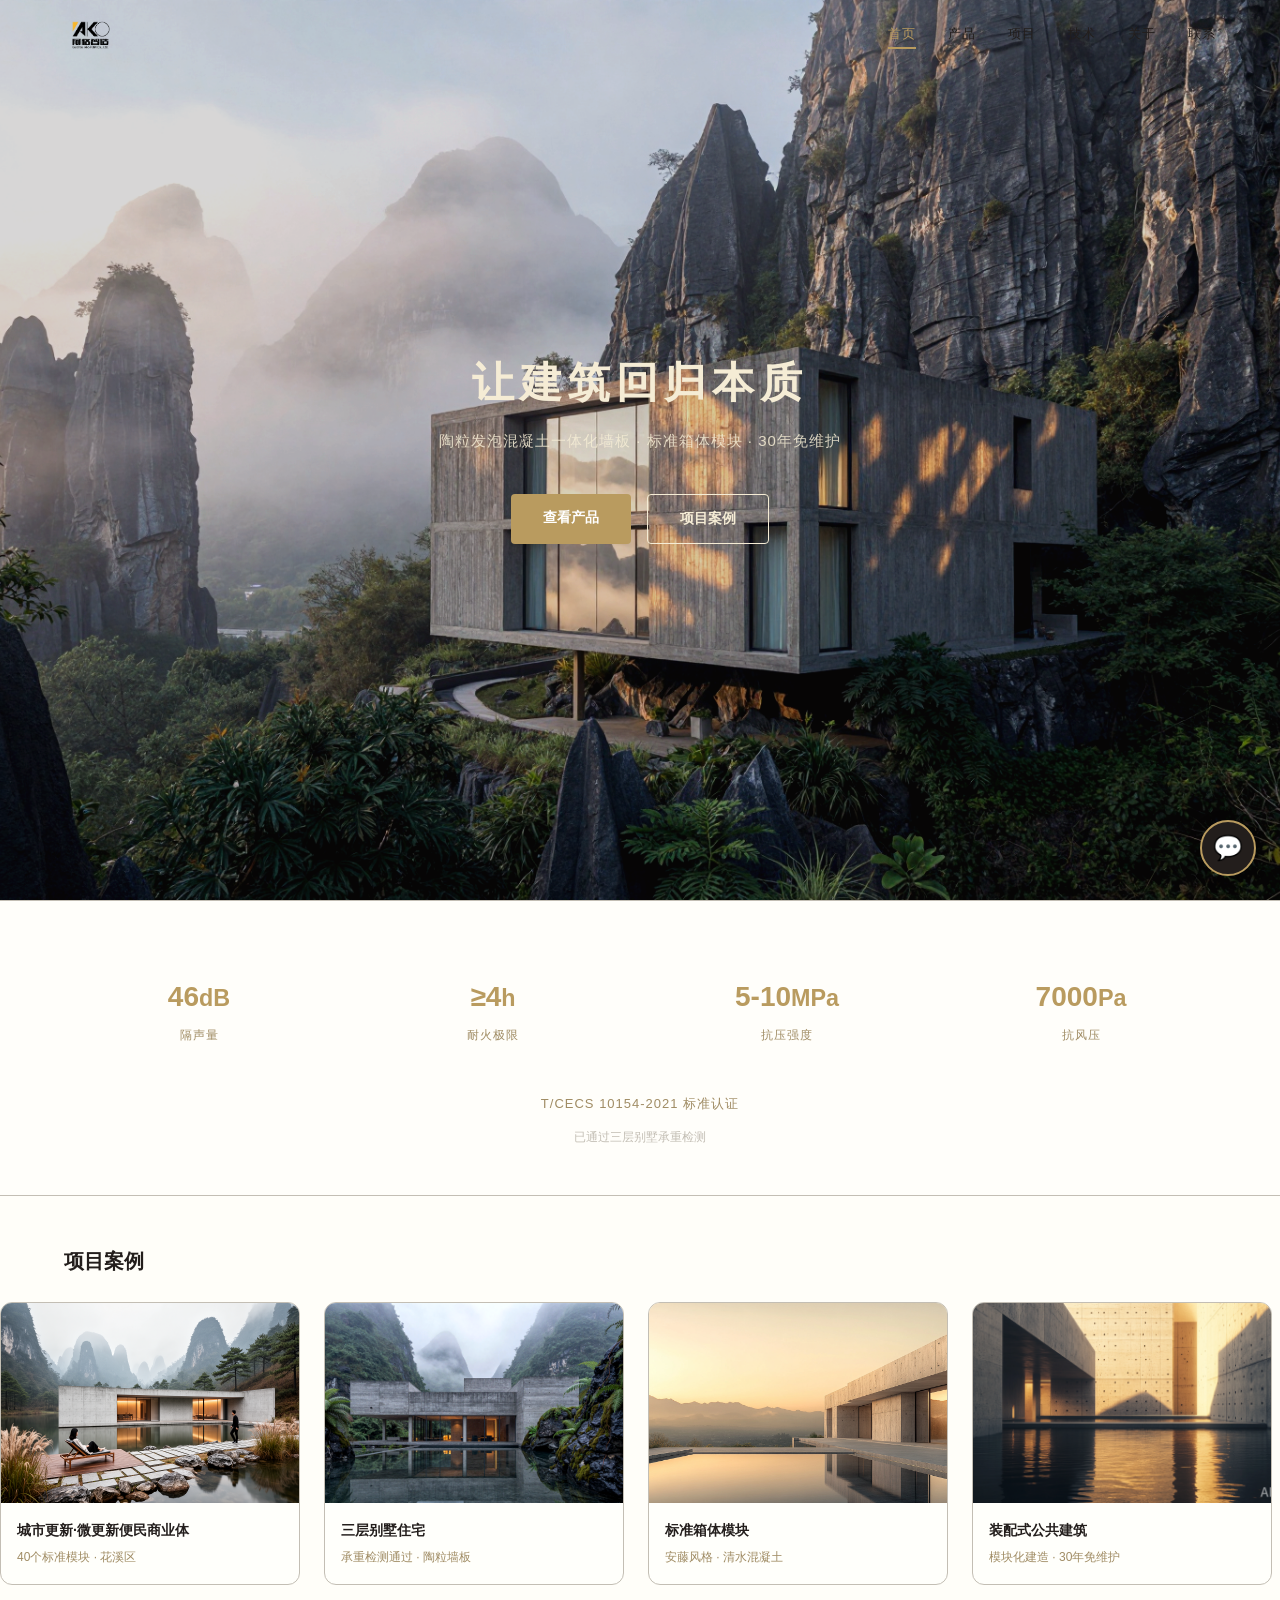
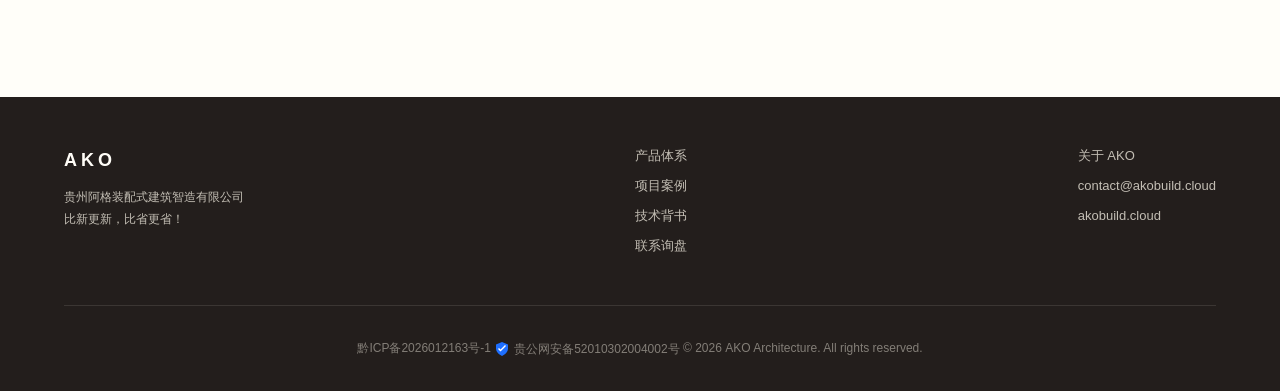
<file: index.html>
<!DOCTYPE html>
<html lang="zh-CN">
<head>
  <meta charset="UTF-8">
  <meta name="viewport" content="width=device-width, initial-scale=1.0">
  <meta name="description" content="AKO 阿格建筑 - 陶粒发泡混凝土一体化墙板 · 标准箱体模块 · 30年免维护 · 装配式建筑智造">
  <meta name="keywords" content="陶粒墙板,装配式建筑,一体化墙板,箱体模块,乡村住宅,AKO,阿格建筑">
  <title>AKO 阿格建筑 - 让建筑回归本质</title>

  <!-- Open Graph -->
  <meta property="og:title" content="AKO 阿格建筑 - 让建筑回归本质">
  <meta property="og:description" content="陶粒发泡混凝土一体化墙板 · 标准箱体模块 · 30年免维护。比新更新，比省更省。">
  <meta property="og:type" content="website">
  <meta property="og:url" content="https://akobuild.cloud">
  <meta property="og:image" content="https://akobuild.cloud/assets/ako_logo.png">
  <meta property="og:site_name" content="AKO 阿格建筑">

  <!-- JSON-LD Structured Data -->
  <script type="application/ld+json">
  {
    "@context": "https://schema.org",
    "@type": "Organization",
    "name": "贵州阿格装配式建筑智造有限公司",
    "alternateName": "AKO 阿格建筑",
    "url": "https://akobuild.cloud",
    "logo": "https://akobuild.cloud/assets/ako_logo.png",
    "description": "陶粒发泡混凝土一体化墙板 · 标准箱体模块 · 30年免维护。专注乡村住宅与装配式建筑。",
    "address": {
      "@type": "PostalAddress",
      "addressLocality": "贵阳",
      "addressRegion": "贵州",
      "addressCountry": "CN"
    },
    "contactPoint": {
      "@type": "ContactPoint",
      "contactType": "sales",
      "email": "contact@akobuild.cloud"
    },
    "knowsAbout": ["装配式建筑", "陶粒墙板", "乡村住宅", "一体化墙板", "箱体模块"]
  }
  </script>
  <link rel="icon" href="assets/favicon.svg">
  <link rel="stylesheet" href="css/main.css">
</head>
<body class="page-home">

  <!-- Navigation -->
  <nav class="navbar">
    <div class="container">
      <a href="index.html" class="navbar__logo"><img src="assets/ako_logo.png" alt="AKO"></a>
      <div class="navbar__links">
        <a href="index.html">首页</a>
        <a href="products.html">产品</a>
        <a href="projects.html">项目</a>
        <a href="tech.html">技术</a>
        <a href="about.html">关于</a>
        <a href="contact.html">联系</a>
      </div>
      <div class="hamburger">
        <span></span>
        <span></span>
        <span></span>
      </div>
    </div>
  </nav>

  <!-- Mobile Menu -->
  <div class="mobile-menu">
    <a href="index.html">首页</a>
    <a href="products.html">产品</a>
    <a href="projects.html">项目</a>
    <a href="tech.html">技术</a>
    <a href="about.html">关于</a>
    <a href="contact.html">联系</a>
  </div>

  <!-- Hero Section -->
  <section class="hero">
    <div class="hero__content">
      <h1 class="hero__title">让建筑回归本质</h1>
      <p class="hero__subtitle">陶粒发泡混凝土一体化墙板 · 标准箱体模块 · 30年免维护</p>
      <div class="hero__buttons">
        <a href="products.html" class="btn btn--primary">查看产品</a>
        <a href="projects.html" class="btn btn--outline">项目案例</a>
      </div>
    </div>
  </section>

  <!-- Trust Section -->
  <section class="trust section">
    <div class="container">
      <div class="trust__grid">
        <div class="trust__item">
          <div class="trust__value">46<small>dB</small></div>
          <div class="trust__label">隔声量</div>
        </div>
        <div class="trust__item">
          <div class="trust__value">≥4<small>h</small></div>
          <div class="trust__label">耐火极限</div>
        </div>
        <div class="trust__item">
          <div class="trust__value">5-10<small>MPa</small></div>
          <div class="trust__label">抗压强度</div>
        </div>
        <div class="trust__item">
          <div class="trust__value">7000<small>Pa</small></div>
          <div class="trust__label">抗风压</div>
        </div>
      </div>
      <p class="trust__standard">T/CECS 10154-2021 标准认证</p>
      <p class="trust__note">已通过三层别墅承重检测</p>
    </div>
  </section>

  <!-- Project Scroll -->
  <section class="project-scroll">
    <div class="container">
      <h2 style="font-size:20px;font-weight:700;margin-bottom:24px;">项目案例</h2>
    </div>
    <div class="project-scroll__track">
      <div class="project-scroll__item">
        <img class="project-scroll__img" src="images/projects/project-1.png" alt="城市更新·微更新便民商业体" loading="lazy">
        <div class="project-scroll__info">
          <h3>城市更新·微更新便民商业体</h3>
          <p>40个标准模块 · 花溪区</p>
        </div>
      </div>
      <div class="project-scroll__item">
        <img class="project-scroll__img" src="images/projects/project-2.png" alt="三层别墅住宅" loading="lazy">
        <div class="project-scroll__info">
          <h3>三层别墅住宅</h3>
          <p>承重检测通过 · 陶粒墙板</p>
        </div>
      </div>
      <div class="project-scroll__item">
        <img class="project-scroll__img" src="images/projects/project-3.png" alt="标准箱体模块" loading="lazy">
        <div class="project-scroll__info">
          <h3>标准箱体模块</h3>
          <p>安藤风格 · 清水混凝土</p>
        </div>
      </div>
      <div class="project-scroll__item">
        <img class="project-scroll__img" src="images/projects/project-4.png" alt="装配式公共建筑" loading="lazy">
        <div class="project-scroll__info">
          <h3>装配式公共建筑</h3>
          <p>模块化建造 · 30年免维护</p>
        </div>
      </div>
    </div>
  </section>

  <!-- Footer -->
  <footer class="footer">
    <div class="container">
      <div>
        <div class="footer__brand">AKO</div>
        <p class="footer__text">贵州阿格装配式建筑智造有限公司<br>比新更新，比省更省！</p>
      </div>
      <div class="footer__links">
        <a href="products.html">产品体系</a>
        <a href="projects.html">项目案例</a>
        <a href="tech.html">技术背书</a>
        <a href="contact.html">联系询盘</a>
      </div>
      <div class="footer__links">
        <a href="about.html">关于 AKO</a>
        <a href="mailto:contact@akobuild.cloud">contact@akobuild.cloud</a>
        <a href="https://akobuild.cloud">akobuild.cloud</a>
      </div>
      <div class="footer__bottom">
        <a href="https://beian.miit.gov.cn/" target="_blank" rel="nofollow">黔ICP备2026012163号-1</a>
        <a href="https://www.beian.gov.cn/portal/registerSystemInfo?recordcode=52010302004002" target="_blank" rel="nofollow" style="display:inline-flex;align-items:center;gap:4px;vertical-align:middle;">
          <svg width="16" height="16" viewBox="0 0 16 16" fill="none" xmlns="http://www.w3.org/2000/svg"><path d="M8 1L2 3.5V7.5C2 10.5 4.5 13.5 8 15C11.5 13.5 14 10.5 14 7.5V3.5L8 1Z" fill="#1E6FFF"/><path d="M6.5 8.5L5 7L4 8L6.5 10.5L12 5L11 4L6.5 8.5Z" fill="white"/></svg>贵公网安备52010302004002号
        </a>
        &copy; 2026 AKO Architecture. All rights reserved.
      </div>
    </div>
  </footer>

  <script src="js/main.js" defer></script>
  <script src="js/widget.js" defer></script>
</body>
</html>
</file>
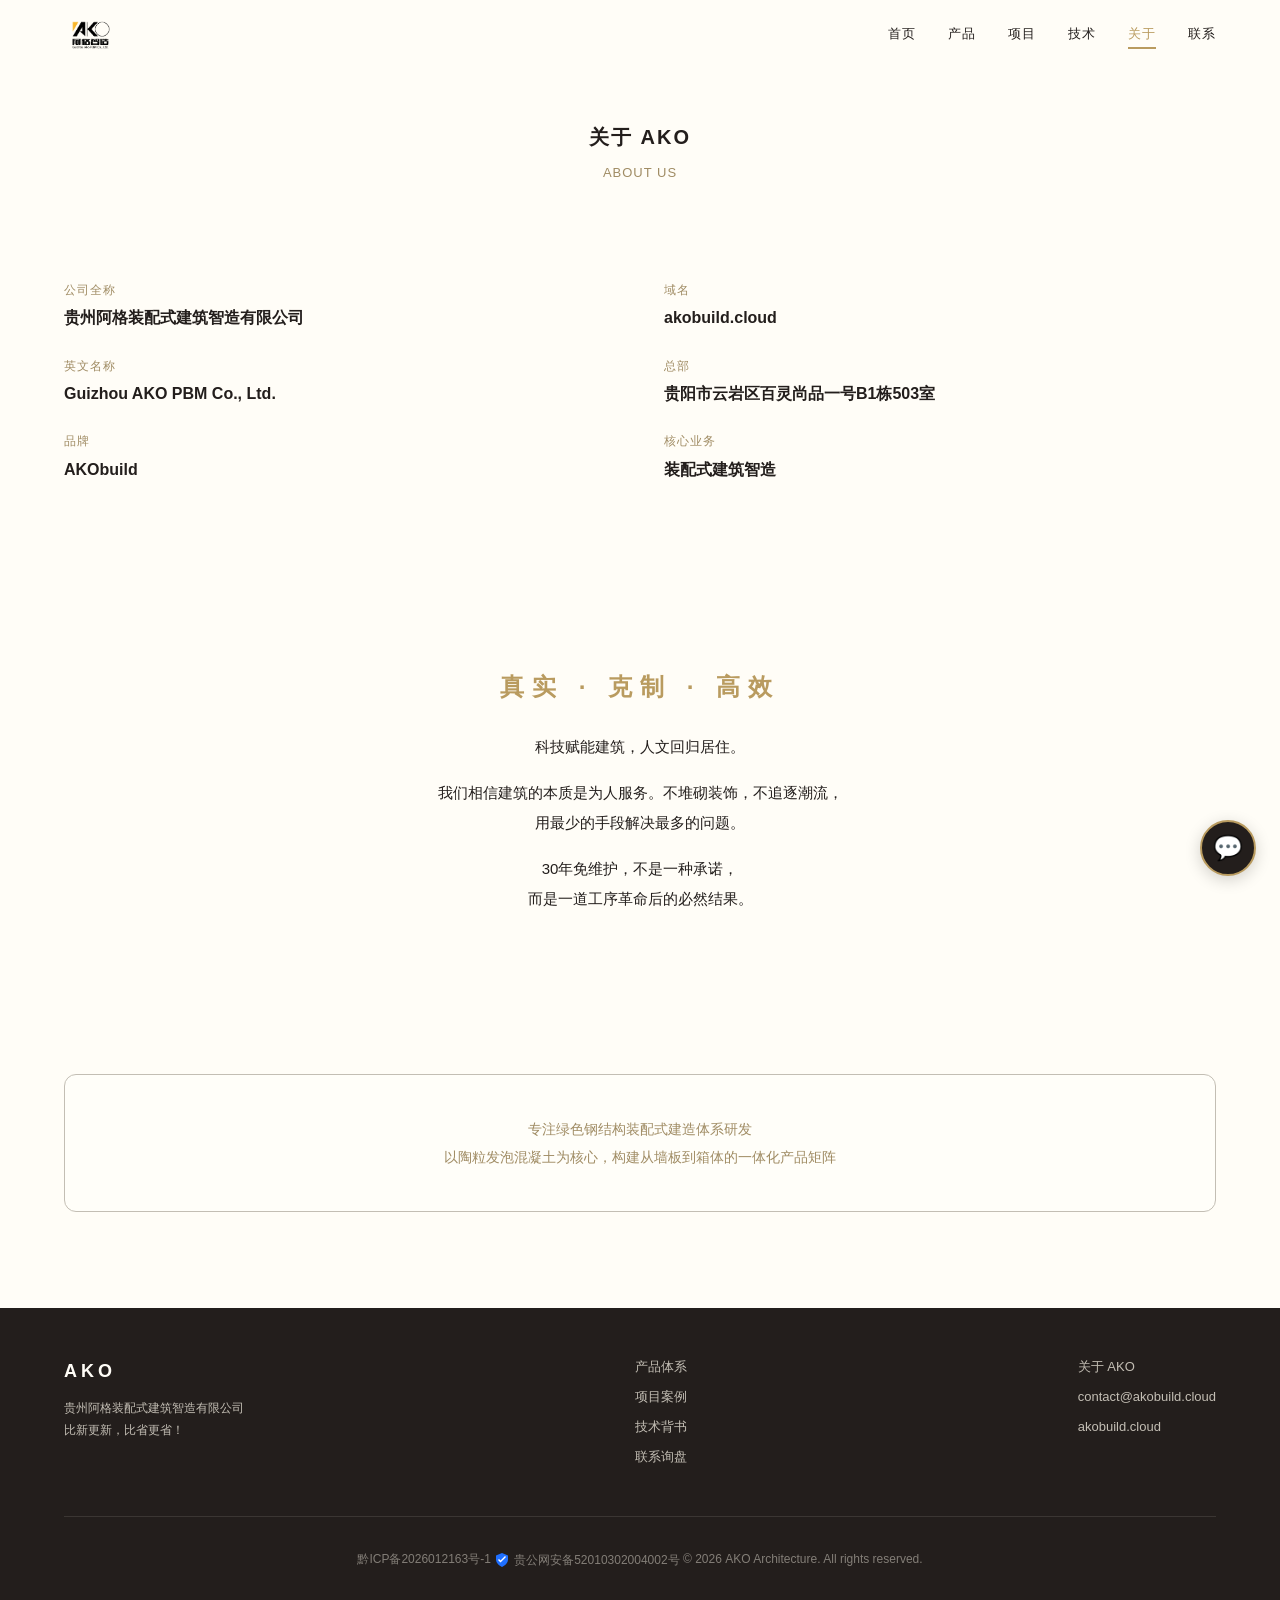
<file: about.html>
<!DOCTYPE html>
<html lang="zh-CN">
<head>
  <meta charset="UTF-8">
  <meta name="viewport" content="width=device-width, initial-scale=1.0">
  <meta name="description" content="关于 AKO 阿格建筑 - 品牌理念与公司信息">
  <title>关于 AKO - 阿格建筑</title>
  <link rel="icon" href="assets/favicon.svg">
  <link rel="preconnect" href="https://fonts.googleapis.com">
  <link rel="preconnect" href="https://fonts.gstatic.com" crossorigin>
  <link href="https://fonts.googleapis.com/css2?family=Noto+Sans+SC:wght@400;700;900&display=swap" rel="stylesheet">
  <link rel="stylesheet" href="css/main.css">
</head>
<body>

  <!-- Navigation -->
  <nav class="navbar">
    <div class="container">
      <a href="index.html" class="navbar__logo"><img src="assets/ako_logo.png" alt="AKO"></a>
      <div class="navbar__links">
        <a href="index.html">首页</a>
        <a href="products.html">产品</a>
        <a href="projects.html">项目</a>
        <a href="tech.html">技术</a>
        <a href="about.html">关于</a>
        <a href="contact.html">联系</a>
      </div>
      <div class="hamburger">
        <span></span>
        <span></span>
        <span></span>
      </div>
    </div>
  </nav>

  <!-- Mobile Menu -->
  <div class="mobile-menu">
    <a href="index.html">首页</a>
    <a href="products.html">产品</a>
    <a href="projects.html">项目</a>
    <a href="tech.html">技术</a>
    <a href="about.html">关于</a>
    <a href="contact.html">联系</a>
  </div>

  <!-- Page Header -->
  <section class="page-header">
    <div class="container">
      <h1>关于 AKO</h1>
      <p class="subtitle">ABOUT US</p>
    </div>
  </section>

  <!-- Company Info -->
  <section class="section">
    <div class="container">
      <div class="about-info">
        <div>
          <div class="about-info__item">
            <div class="about-info__label">公司全称</div>
            <div class="about-info__value">贵州阿格装配式建筑智造有限公司</div>
          </div>
          <div class="about-info__item">
            <div class="about-info__label">英文名称</div>
            <div class="about-info__value">Guizhou AKO PBM Co., Ltd.</div>
          </div>
          <div class="about-info__item">
            <div class="about-info__label">品牌</div>
            <div class="about-info__value">AKObuild</div>
          </div>
        </div>
        <div>
          <div class="about-info__item">
            <div class="about-info__label">域名</div>
            <div class="about-info__value">akobuild.cloud</div>
          </div>
          <div class="about-info__item">
            <div class="about-info__label">总部</div>
            <div class="about-info__value">贵阳市云岩区百灵尚品一号B1栋503室</div>
          </div>
          <div class="about-info__item">
            <div class="about-info__label">核心业务</div>
            <div class="about-info__value">装配式建筑智造</div>
          </div>
        </div>
      </div>
    </div>
  </section>

  <!-- Brand Philosophy -->
  <section class="section">
    <div class="container">
      <div class="about-philosophy">
        <div class="about-philosophy__keywords">真实 · 克制 · 高效</div>
        <div class="about-philosophy__text">
          <p>科技赋能建筑，人文回归居住。</p>
          <p style="margin-top:16px;">我们相信建筑的本质是为人服务。不堆砌装饰，不追逐潮流，<br>用最少的手段解决最多的问题。</p>
          <p style="margin-top:16px;">30年免维护，不是一种承诺，<br>而是一道工序革命后的必然结果。</p>
        </div>
      </div>
    </div>
  </section>

  <!-- Technology Origin -->
  <section class="section">
    <div class="container">
      <div class="about-origin">
        <p class="about-origin__text">
          专注绿色钢结构装配式建造体系研发<br>
          以陶粒发泡混凝土为核心，构建从墙板到箱体的一体化产品矩阵
        </p>
      </div>
    </div>
  </section>

  <!-- Footer -->
  <footer class="footer">
    <div class="container">
      <div>
        <div class="footer__brand">AKO</div>
        <p class="footer__text">贵州阿格装配式建筑智造有限公司<br>比新更新，比省更省！</p>
      </div>
      <div class="footer__links">
        <a href="products.html">产品体系</a>
        <a href="projects.html">项目案例</a>
        <a href="tech.html">技术背书</a>
        <a href="contact.html">联系询盘</a>
      </div>
      <div class="footer__links">
        <a href="about.html">关于 AKO</a>
        <a href="mailto:contact@akobuild.cloud">contact@akobuild.cloud</a>
        <a href="https://akobuild.cloud">akobuild.cloud</a>
      </div>
      <div class="footer__bottom">
        <a href="https://beian.miit.gov.cn/" target="_blank" rel="nofollow">黔ICP备2026012163号-1</a>
        <a href="https://www.beian.gov.cn/portal/registerSystemInfo?recordcode=52010302004002" target="_blank" rel="nofollow" style="display:inline-flex;align-items:center;gap:4px;vertical-align:middle;">
          <svg width="16" height="16" viewBox="0 0 16 16" fill="none" xmlns="http://www.w3.org/2000/svg"><path d="M8 1L2 3.5V7.5C2 10.5 4.5 13.5 8 15C11.5 13.5 14 10.5 14 7.5V3.5L8 1Z" fill="#1E6FFF"/><path d="M6.5 8.5L5 7L4 8L6.5 10.5L12 5L11 4L6.5 8.5Z" fill="white"/></svg>贵公网安备52010302004002号
        </a>
        &copy; 2026 AKO Architecture. All rights reserved.
      </div>
    </div>
  </footer>

  <script src="js/main.js"></script>
  <script src="js/widget.js"></script>
</body>
</html>
</file>
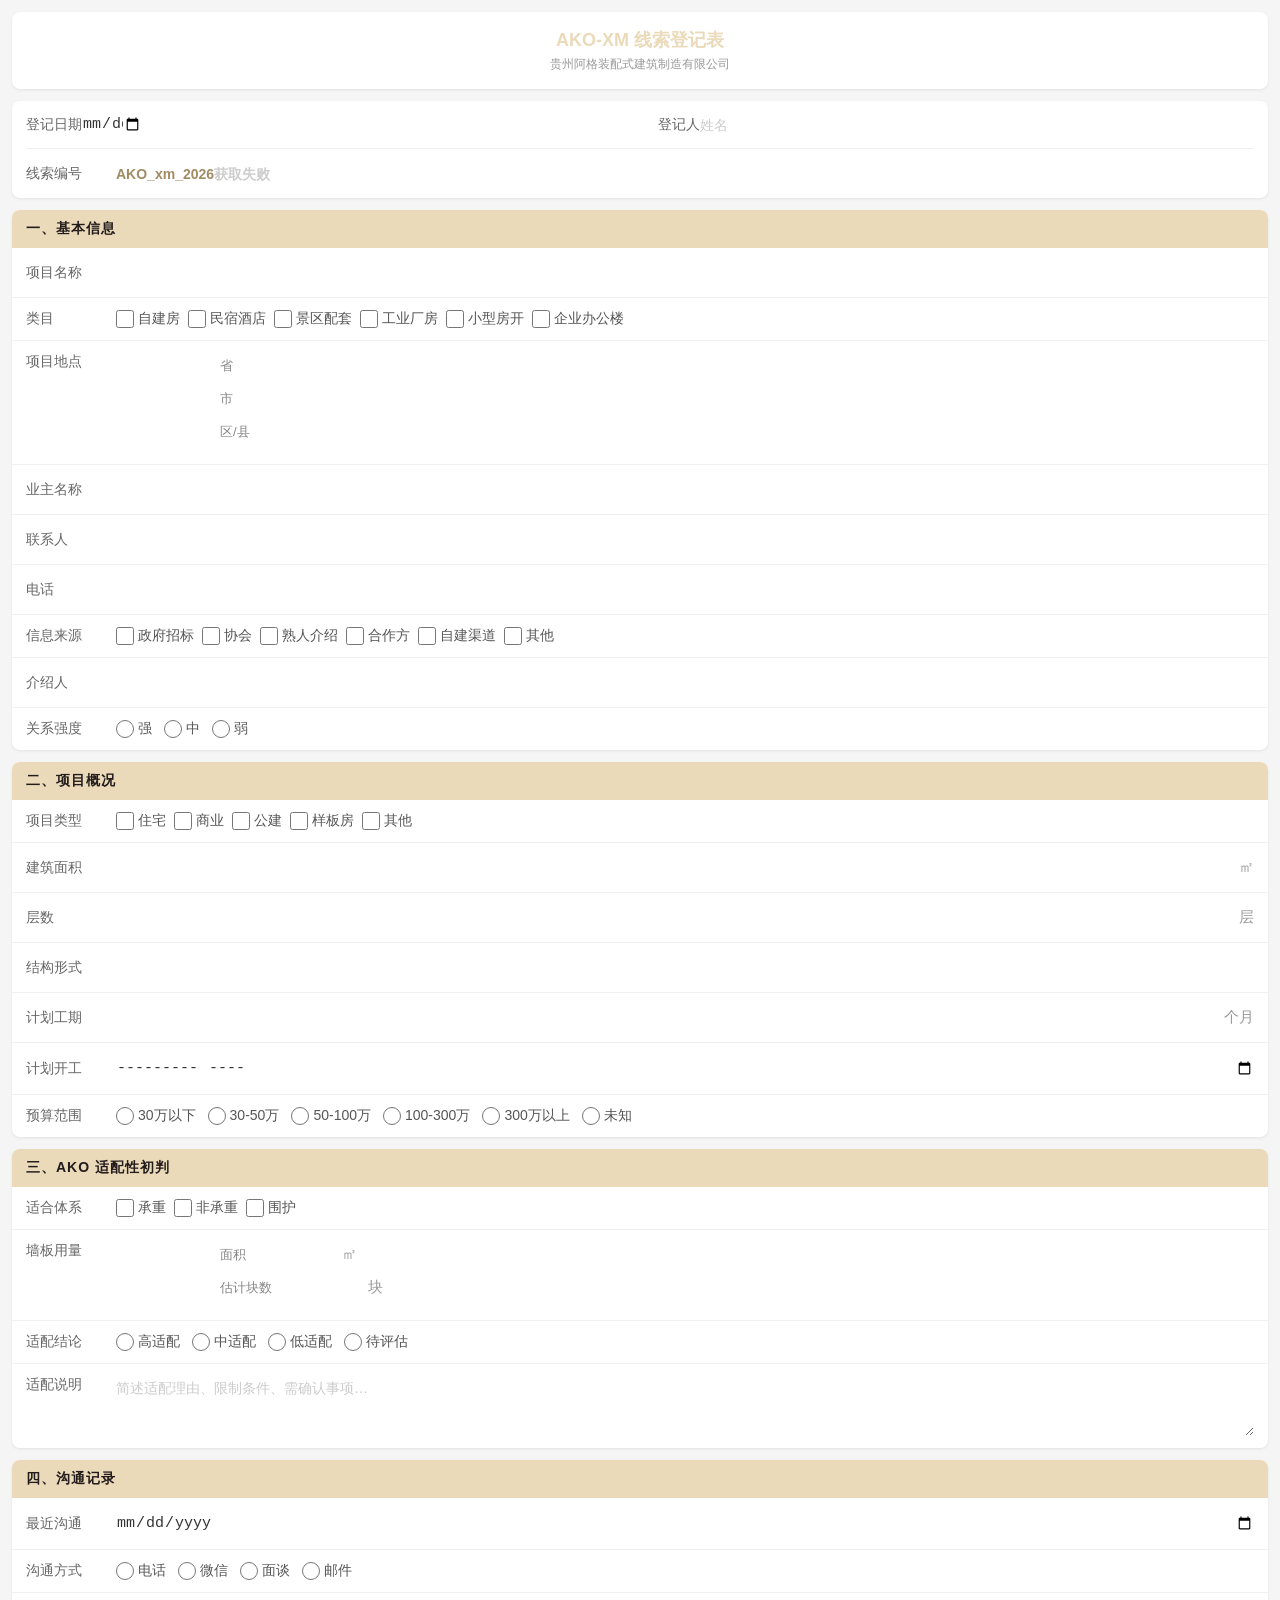
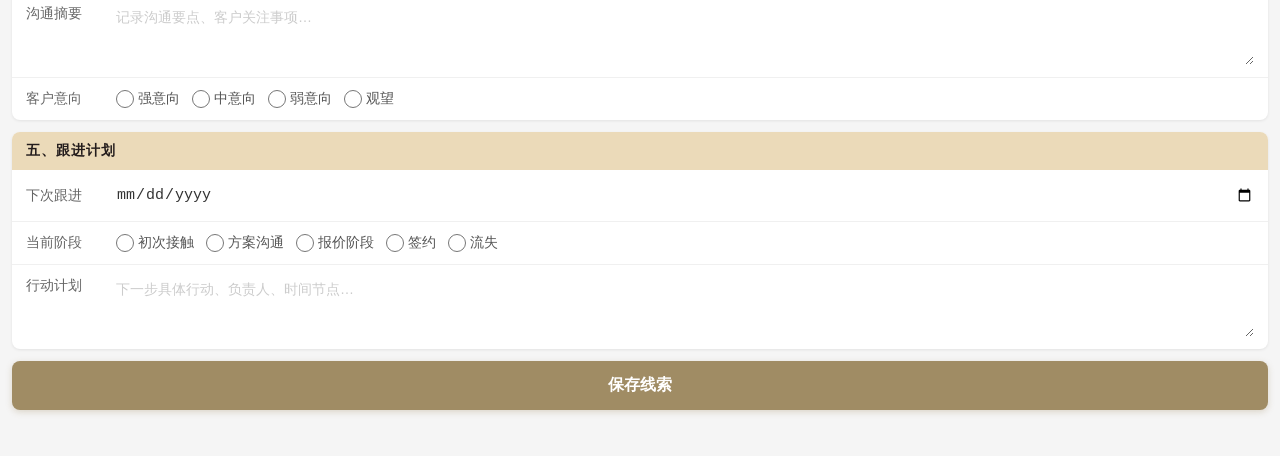
<file: AKO_xm_线索登记表.html>
<!DOCTYPE html>
<html lang="zh-CN">
<head>
<meta charset="UTF-8">
<meta name="viewport" content="width=device-width, initial-scale=1.0, maximum-scale=1.0, user-scalable=no">
<title>AKO-XM 线索登记表</title>
<style>
  * { margin: 0; padding: 0; box-sizing: border-box; }
  body {
    font-family: -apple-system, BlinkMacSystemFont, "Segoe UI", Roboto, "Helvetica Neue", Arial, sans-serif;
    background: #f5f5f5;
    padding: 12px;
    font-size: 15px;
    color: #333;
  }
  .header {
    text-align: center;
    padding: 16px 0;
    background: #fff;
    border-radius: 8px;
    margin-bottom: 12px;
    box-shadow: 0 1px 3px rgba(0,0,0,0.08);
  }
  .header h1 {
    font-size: 18px;
    color: #EBDAB9;
    font-weight: 600;
  }
  .header .sub {
    font-size: 12px;
    color: #999;
    margin-top: 4px;
  }
  .section {
    background: #fff;
    border-radius: 8px;
    margin-bottom: 12px;
    overflow: hidden;
    box-shadow: 0 1px 3px rgba(0,0,0,0.08);
  }
  .section-title {
    background: #EBDAB9;
    color: #231C1C;
    padding: 10px 14px;
    font-size: 14px;
    font-weight: 600;
    letter-spacing: 1px;
  }
  .field {
    display: flex;
    align-items: center;
    padding: 12px 14px;
    border-bottom: 1px solid #f0f0f0;
  }
  .field:last-child { border-bottom: none; }
  .field-label {
    width: 90px;
    flex-shrink: 0;
    color: #666;
    font-size: 14px;
  }
  .field-input {
    flex: 1;
    border: none;
    outline: none;
    font-size: 15px;
    color: #333;
    background: transparent;
    padding: 4px 0;
  }
  .field-input::placeholder {
    color: #ccc;
    font-size: 14px;
  }
  .field-input:focus {
    border-bottom: 1px solid #EBDAB9;
  }
  .checkbox-group {
    flex: 1;
    display: flex;
    flex-wrap: wrap;
    gap: 8px;
  }
  .checkbox-item {
    display: flex;
    align-items: center;
    gap: 4px;
    font-size: 14px;
    color: #555;
  }
  .checkbox-item input[type="checkbox"] {
    width: 18px;
    height: 18px;
    accent-color: #A08C64;
  }
  .radio-group {
    flex: 1;
    display: flex;
    flex-wrap: wrap;
    gap: 12px;
  }
  .radio-item {
    display: flex;
    align-items: center;
    gap: 4px;
    font-size: 14px;
    color: #555;
  }
  .radio-item input[type="radio"] {
    width: 18px;
    height: 18px;
    accent-color: #A08C64;
  }
  .sub-field {
    padding-left: 104px;
    padding-bottom: 8px;
    display: flex;
    align-items: center;
    gap: 8px;
  }
  .sub-field .field-label {
    width: auto;
    font-size: 13px;
    color: #888;
  }
  .sub-field .field-input {
    width: 80px;
    flex: none;
  }
  .textarea-field {
    align-items: flex-start;
  }
  .textarea-field textarea {
    flex: 1;
    border: none;
    outline: none;
    font-size: 15px;
    color: #333;
    background: transparent;
    resize: vertical;
    min-height: 60px;
    font-family: inherit;
  }
  .textarea-field textarea::placeholder {
    color: #ccc;
  }
  .submit-btn {
    display: block;
    width: 100%;
    padding: 14px;
    background: #A08C64;
    color: #fff;
    border: none;
    border-radius: 8px;
    font-size: 16px;
    font-weight: 600;
    margin-top: 12px;
    margin-bottom: 30px;
    box-shadow: 0 2px 6px rgba(160,140,100,0.3);
  }
  .submit-btn:active {
    background: #8a7a55;
  }
  .meta-row {
    display: flex;
    gap: 8px;
  }
  .meta-row .field {
    flex: 1;
    border-bottom: none;
    padding: 10px 14px;
  }
  .meta-row .field-label {
    width: auto;
    white-space: nowrap;
  }
  .meta-row .field-input {
    width: 60px;
    flex: none;
  }
  .divider {
    height: 1px;
    background: #f0f0f0;
    margin: 0 14px;
  }
  .toast {
    position: fixed;
    top: 50%;
    left: 50%;
    transform: translate(-50%, -50%);
    background: rgba(0,0,0,0.75);
    color: #fff;
    padding: 12px 24px;
    border-radius: 8px;
    font-size: 15px;
    z-index: 999;
    opacity: 0;
    transition: opacity 0.3s;
    pointer-events: none;
  }
  .toast.show { opacity: 1; }
</style>
</head>
<body>

<div class="header">
  <h1>AKO-XM 线索登记表</h1>
  <div class="sub">贵州阿格装配式建筑制造有限公司</div>
</div>

<!-- 登记信息 -->
<div class="section">
  <div class="meta-row">
    <div class="field">
      <span class="field-label">登记日期</span>
      <input type="date" class="field-input" id="reg_date">
    </div>
    <div class="field">
      <span class="field-label">登记人</span>
      <input type="text" class="field-input" placeholder="姓名" id="reg_person">
    </div>
  </div>
  <div class="divider"></div>
  <div class="field">
     <span class="field-label">线索编号</span>
     <span style="color:#A08C64;font-weight:600;font-size:14px;" id="xmPrefix">AKO_xm_2026</span>
     <input type="text" class="field-input" placeholder="加载中..." style="flex:1;width:60px;color:#A08C64;font-weight:600;" id="线索编号" readonly>
  </div>
</div>

<!-- 一、基本信息 -->
<div class="section">
  <div class="section-title">一、基本信息</div>

  <div class="field">
    <span class="field-label">项目名称</span>
    <input type="text" class="field-input" placeholder="" id="项目名称">
  </div>

  <div class="field" style="align-items:flex-start;">
    <span class="field-label">类目</span>
    <div class="checkbox-group">
      <label class="checkbox-item"><input type="checkbox" name="类目" value="自建房"> 自建房</label>
      <label class="checkbox-item"><input type="checkbox" name="类目" value="民宿酒店"> 民宿酒店</label>
      <label class="checkbox-item"><input type="checkbox" name="类目" value="景区配套"> 景区配套</label>
      <label class="checkbox-item"><input type="checkbox" name="类目" value="工业厂房"> 工业厂房</label>
      <label class="checkbox-item"><input type="checkbox" name="类目" value="小型房开"> 小型房开</label>
      <label class="checkbox-item"><input type="checkbox" name="类目" value="企业办公楼"> 企业办公楼</label>
    </div>
  </div>

  <div class="field" style="align-items:flex-start;">
    <span class="field-label">项目地点</span>
    <div style="flex:1;">
      <div class="sub-field">
        <span class="field-label">省</span>
        <input type="text" class="field-input" placeholder="" id="省">
      </div>
      <div class="sub-field">
        <span class="field-label">市</span>
        <input type="text" class="field-input" placeholder="" id="市">
      </div>
      <div class="sub-field">
        <span class="field-label">区/县</span>
        <input type="text" class="field-input" placeholder="" id="区县">
      </div>
    </div>
  </div>

  <div class="field">
    <span class="field-label">业主名称</span>
    <input type="text" class="field-input" placeholder="" id="业主名称">
  </div>

  <div class="field">
    <span class="field-label">联系人</span>
    <input type="text" class="field-input" placeholder="" id="联系人">
  </div>

  <div class="field">
    <span class="field-label">电话</span>
    <input type="tel" class="field-input" placeholder="" id="电话">
  </div>

  <div class="field" style="align-items:flex-start;">
    <span class="field-label">信息来源</span>
    <div class="checkbox-group">
      <label class="checkbox-item"><input type="checkbox" name="来源" value="政府招标"> 政府招标</label>
      <label class="checkbox-item"><input type="checkbox" name="来源" value="协会"> 协会</label>
      <label class="checkbox-item"><input type="checkbox" name="来源" value="熟人介绍"> 熟人介绍</label>
      <label class="checkbox-item"><input type="checkbox" name="来源" value="合作方"> 合作方</label>
      <label class="checkbox-item"><input type="checkbox" name="来源" value="自建渠道"> 自建渠道</label>
      <label class="checkbox-item"><input type="checkbox" name="来源" value="其他"> 其他</label>
    </div>
  </div>

  <div class="field">
    <span class="field-label">介绍人</span>
    <input type="text" class="field-input" placeholder="" id="介绍人">
  </div>

  <div class="field" style="align-items:flex-start;">
    <span class="field-label">关系强度</span>
    <div class="radio-group">
      <label class="radio-item"><input type="radio" name="关系强度" value="强"> 强</label>
      <label class="radio-item"><input type="radio" name="关系强度" value="中"> 中</label>
      <label class="radio-item"><input type="radio" name="关系强度" value="弱"> 弱</label>
    </div>
  </div>
</div>

<!-- 二、项目概况 -->
<div class="section">
  <div class="section-title">二、项目概况</div>

  <div class="field" style="align-items:flex-start;">
    <span class="field-label">项目类型</span>
    <div class="checkbox-group">
      <label class="checkbox-item"><input type="checkbox" name="类型" value="住宅"> 住宅</label>
      <label class="checkbox-item"><input type="checkbox" name="类型" value="商业"> 商业</label>
      <label class="checkbox-item"><input type="checkbox" name="类型" value="公建"> 公建</label>
      <label class="checkbox-item"><input type="checkbox" name="类型" value="样板房"> 样板房</label>
      <label class="checkbox-item"><input type="checkbox" name="类型" value="其他"> 其他</label>
    </div>
  </div>

  <div class="field">
    <span class="field-label">建筑面积</span>
    <input type="number" class="field-input" placeholder="" id="建筑面积" style="flex:1;">
    <span style="color:#999;margin-left:4px;">㎡</span>
  </div>

  <div class="field">
    <span class="field-label">层数</span>
    <input type="number" class="field-input" placeholder="" id="层数" style="flex:1;">
    <span style="color:#999;margin-left:4px;">层</span>
  </div>

  <div class="field">
    <span class="field-label">结构形式</span>
    <input type="text" class="field-input" placeholder="" id="结构形式">
  </div>

  <div class="field">
    <span class="field-label">计划工期</span>
    <input type="number" class="field-input" placeholder="" id="计划工期" style="flex:1;">
    <span style="color:#999;margin-left:4px;">个月</span>
  </div>

  <div class="field">
    <span class="field-label">计划开工</span>
    <input type="month" class="field-input" placeholder="" id="计划开工" style="flex:1;">
  </div>

  <div class="field" style="align-items:flex-start;">
    <span class="field-label">预算范围</span>
    <div class="radio-group">
      <label class="radio-item"><input type="radio" name="预算" value="30万以下"> 30万以下</label>
      <label class="radio-item"><input type="radio" name="预算" value="30-50万"> 30-50万</label>
      <label class="radio-item"><input type="radio" name="预算" value="50-100万"> 50-100万</label>
      <label class="radio-item"><input type="radio" name="预算" value="100-300万"> 100-300万</label>
      <label class="radio-item"><input type="radio" name="预算" value="300万以上"> 300万以上</label>
      <label class="radio-item"><input type="radio" name="预算" value="未知"> 未知</label>
    </div>
  </div>
</div>

<!-- 三、AKO 适配性初判 -->
<div class="section">
  <div class="section-title">三、AKO 适配性初判</div>

  <div class="field" style="align-items:flex-start;">
    <span class="field-label">适合体系</span>
    <div class="checkbox-group">
      <label class="checkbox-item"><input type="checkbox" name="体系" value="承重"> 承重</label>
      <label class="checkbox-item"><input type="checkbox" name="体系" value="非承重"> 非承重</label>
      <label class="checkbox-item"><input type="checkbox" name="体系" value="围护"> 围护</label>
    </div>
  </div>

  <div class="field" style="align-items:flex-start;">
    <span class="field-label">墙板用量</span>
    <div style="flex:1;">
      <div class="sub-field">
        <span class="field-label">面积</span>
        <input type="number" class="field-input" placeholder="" id="墙板面积">
        <span style="color:#999;">㎡</span>
      </div>
      <div class="sub-field">
        <span class="field-label">估计块数</span>
        <input type="number" class="field-input" placeholder="" id="墙板块数">
        <span style="color:#999;">块</span>
      </div>
    </div>
  </div>

  <div class="field" style="align-items:flex-start;">
    <span class="field-label">适配结论</span>
    <div class="radio-group">
      <label class="radio-item"><input type="radio" name="适配" value="高适配"> 高适配</label>
      <label class="radio-item"><input type="radio" name="适配" value="中适配"> 中适配</label>
      <label class="radio-item"><input type="radio" name="适配" value="低适配"> 低适配</label>
      <label class="radio-item"><input type="radio" name="适配" value="待评估"> 待评估</label>
    </div>
  </div>

  <div class="field textarea-field">
    <span class="field-label">适配说明</span>
    <textarea class="field-input" placeholder="简述适配理由、限制条件、需确认事项…" id="适配说明"></textarea>
  </div>
</div>

<!-- 四、沟通记录 -->
<div class="section">
  <div class="section-title">四、沟通记录</div>

  <div class="field">
    <span class="field-label">最近沟通</span>
    <input type="date" class="field-input" id="最近沟通" style="flex:1;">
  </div>

  <div class="field" style="align-items:flex-start;">
    <span class="field-label">沟通方式</span>
    <div class="radio-group">
      <label class="radio-item"><input type="radio" name="沟通方式" value="电话"> 电话</label>
      <label class="radio-item"><input type="radio" name="沟通方式" value="微信"> 微信</label>
      <label class="radio-item"><input type="radio" name="沟通方式" value="面谈"> 面谈</label>
      <label class="radio-item"><input type="radio" name="沟通方式" value="邮件"> 邮件</label>
    </div>
  </div>

  <div class="field textarea-field">
    <span class="field-label">沟通摘要</span>
    <textarea class="field-input" placeholder="记录沟通要点、客户关注事项…" id="沟通摘要"></textarea>
  </div>

  <div class="field" style="align-items:flex-start;">
    <span class="field-label">客户意向</span>
    <div class="radio-group">
      <label class="radio-item"><input type="radio" name="意向" value="强意向"> 强意向</label>
      <label class="radio-item"><input type="radio" name="意向" value="中意向"> 中意向</label>
      <label class="radio-item"><input type="radio" name="意向" value="弱意向"> 弱意向</label>
      <label class="radio-item"><input type="radio" name="意向" value="观望"> 观望</label>
    </div>
  </div>
</div>

<!-- 五、跟进计划 -->
<div class="section">
  <div class="section-title">五、跟进计划</div>

  <div class="field">
    <span class="field-label">下次跟进</span>
    <input type="date" class="field-input" id="下次跟进" style="flex:1;">
  </div>

  <div class="field" style="align-items:flex-start;">
    <span class="field-label">当前阶段</span>
    <div class="radio-group">
      <label class="radio-item"><input type="radio" name="阶段" value="初次接触"> 初次接触</label>
      <label class="radio-item"><input type="radio" name="阶段" value="方案沟通"> 方案沟通</label>
      <label class="radio-item"><input type="radio" name="阶段" value="报价阶段"> 报价阶段</label>
      <label class="radio-item"><input type="radio" name="阶段" value="签约"> 签约</label>
      <label class="radio-item"><input type="radio" name="阶段" value="流失"> 流失</label>
    </div>
  </div>

  <div class="field textarea-field">
    <span class="field-label">行动计划</span>
    <textarea class="field-input" placeholder="下一步具体行动、负责人、时间节点…" id="行动计划"></textarea>
  </div>
</div>

<button class="submit-btn" onclick="saveLead()">保存线索</button>

<div class="toast" id="toast"></div>

<script>
function collectForm() {
  var data = {};
  // text/number/date inputs
  var inputs = document.querySelectorAll('.field-input');
  for (var i = 0; i < inputs.length; i++) {
    var el = inputs[i];
    if (el.id) data[el.id] = el.value;
  }
  // checkboxes — collect names with checked values
  var checkboxNames = {};
  var checkboxes = document.querySelectorAll('input[type="checkbox"]:checked');
  for (var j = 0; j < checkboxes.length; j++) {
    var cb = checkboxes[j];
    if (!checkboxNames[cb.name]) checkboxNames[cb.name] = [];
    checkboxNames[cb.name].push(cb.value);
  }
  for (var k in checkboxNames) {
    data[k] = checkboxNames[k].join(', ');
  }
  // radios
  var radioNames = {};
  var radios = document.querySelectorAll('input[type="radio"]:checked');
  for (var r = 0; r < radios.length; r++) {
    var rd = radios[r];
    radioNames[rd.name] = rd.value;
  }
  for (var m in radioNames) {
    data[m] = radioNames[m];
  }
  // textareas with id
  var textareas = document.querySelectorAll('textarea.field-input');
  for (var t = 0; t < textareas.length; t++) {
    var ta = textareas[t];
    if (ta.id) data[ta.id] = ta.value;
  }
  return data;
}

function showToast(msg) {
  var toast = document.getElementById('toast');
  toast.textContent = msg;
  toast.classList.add('show');
  setTimeout(function() { toast.classList.remove('show'); }, 2000);
}

// 页面加载时预取下一个编号
(function fetchNextNumber() {
  fetch('/lead_submit.php', { method: 'GET' })
    .then(function (r) { return r.json(); })
    .then(function (res) {
      if (res.ok && res.nextNumber) {
        var num = res.nextNumber;
        document.getElementById('线索编号').value = num.replace('AKO_xm_2026', '');
        document.getElementById('线索编号').placeholder = '';
      }
    })
    .catch(function () {
      document.getElementById('线索编号').placeholder = '获取失败';
    });
})();

function saveLead() {
  var data = collectForm();
  if (!data['项目名称'] && !data['联系人']) {
    showToast('请至少填写项目名称或联系人');
    return;
  }
  // 线索编号由服务端自动分配 AKO_xm_2026xxx，前端无需生成
  // 自动填日期
  if (!data['reg_date']) {
    var today = new Date().toISOString().split('T')[0];
    data['reg_date'] = today;
    document.getElementById('reg_date').value = today;
  }

  // 提交到后端入库
  var btn = document.querySelector('.submit-btn');
  var origText = btn.textContent;
  btn.textContent = '提交中...';
  btn.disabled = true;
  btn.style.opacity = '0.7';

  fetch('/lead_submit.php', {
    method: 'POST',
    headers: { 'Content-Type': 'application/json' },
    body: JSON.stringify(data)
  })
    .then(function (r) { return r.json(); })
    .then(function (res) {
      if (res.ok) {
        // 将服务端返回的编号回填到输入框
        if (res.xmNumber) {
          document.getElementById('线索编号').value = res.xmNumber.replace('AKO_xm_2026', '');
        }
        showToast('线索已提交（编号：' + (res.xmNumber || res.id) + '）');
      } else if (res.dup) {
        showToast('该号码 5 分钟内已提交过，请勿重复');
      } else {
        showToast('提交失败：' + (res.error || '未知错误'));
      }
      btn.textContent = origText;
      btn.disabled = false;
      btn.style.opacity = '';
    })
    .catch(function () {
      showToast('网络错误，请稍后重试');
      btn.textContent = origText;
      btn.disabled = false;
      btn.style.opacity = '';
    });
}
</script>

</body>
</html>
</file>
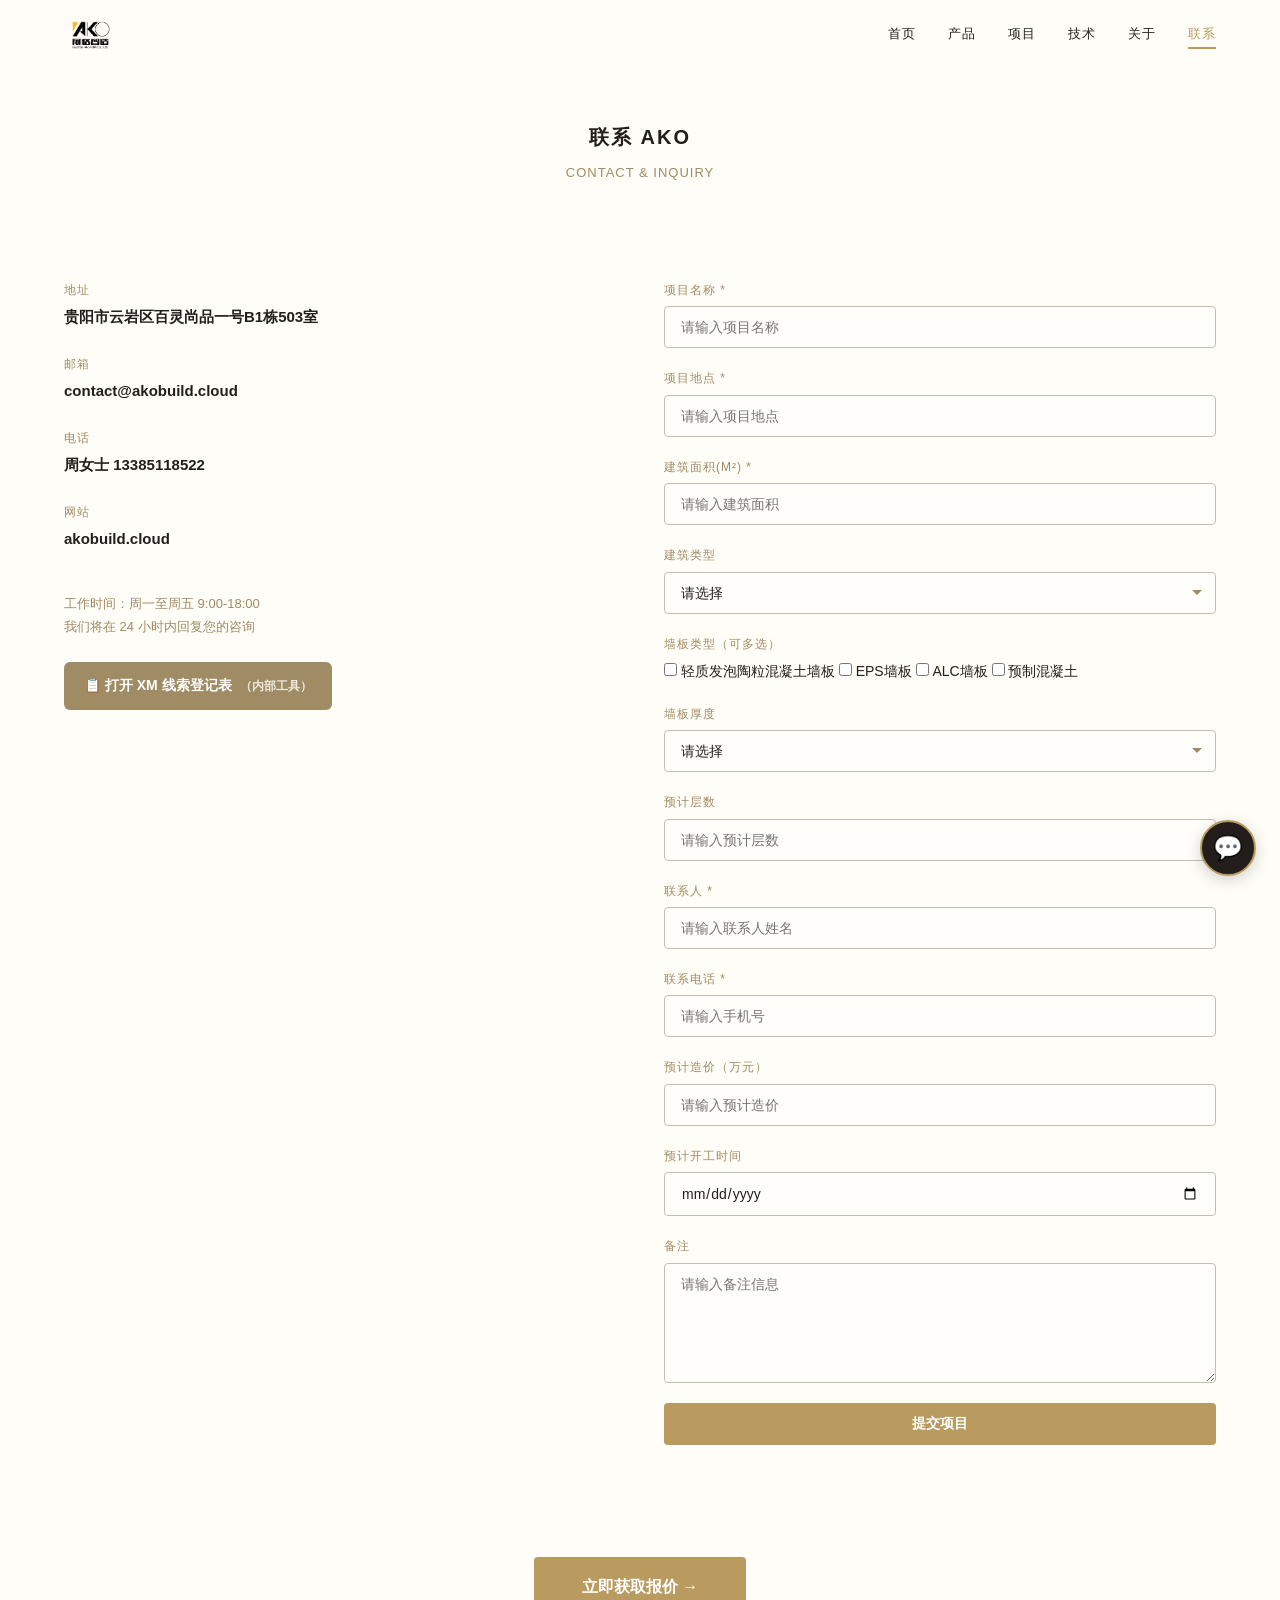
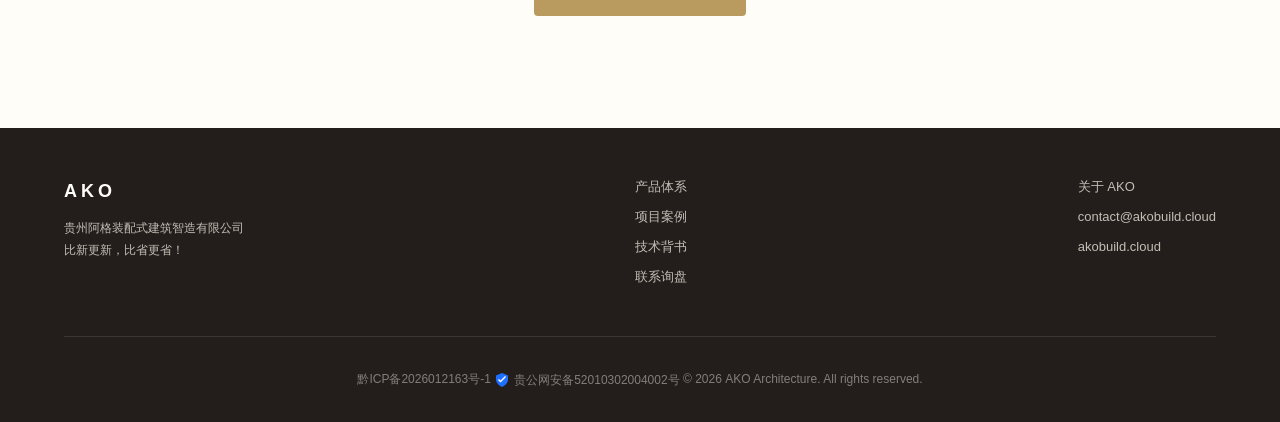
<file: contact.html>
<!DOCTYPE html>
<html lang="zh-CN">
<head>
  <meta charset="UTF-8">
  <meta name="viewport" content="width=device-width, initial-scale=1.0">
  <meta name="description" content="联系 AKO 阿格建筑 - 商务询盘与咨询">
  <title>联系 AKO - 阿格建筑</title>
  <link rel="icon" href="assets/favicon.svg">
  <link rel="preconnect" href="https://fonts.googleapis.com">
  <link rel="preconnect" href="https://fonts.gstatic.com" crossorigin>
  <link href="https://fonts.googleapis.com/css2?family=Noto+Sans+SC:wght@400;700;900&display=swap" rel="stylesheet">
  <link rel="stylesheet" href="css/main.css">
</head>
<body>

  <!-- Navigation -->
  <nav class="navbar">
    <div class="container">
      <a href="index.html" class="navbar__logo"><img src="assets/ako_logo.png" alt="AKO"></a>
      <div class="navbar__links">
        <a href="index.html">首页</a>
        <a href="products.html">产品</a>
        <a href="projects.html">项目</a>
        <a href="tech.html">技术</a>
        <a href="about.html">关于</a>
        <a href="contact.html">联系</a>
      </div>
      <div class="hamburger">
        <span></span>
        <span></span>
        <span></span>
      </div>
    </div>
  </nav>

  <!-- Mobile Menu -->
  <div class="mobile-menu">
    <a href="index.html">首页</a>
    <a href="products.html">产品</a>
    <a href="projects.html">项目</a>
    <a href="tech.html">技术</a>
    <a href="about.html">关于</a>
    <a href="contact.html">联系</a>
  </div>

  <!-- Page Header -->
  <section class="page-header">
    <div class="container">
      <h1>联系 AKO</h1>
      <p class="subtitle">CONTACT &amp; INQUIRY</p>
    </div>
  </section>

  <!-- Contact Grid -->
  <section class="section">
    <div class="container">
      <div class="contact-grid">

        <!-- Contact Info -->
        <div>
          <div class="contact-info__item">
            <div class="contact-info__label">地址</div>
            <div class="contact-info__value">贵阳市云岩区百灵尚品一号B1栋503室</div>
          </div>
          <div class="contact-info__item">
            <div class="contact-info__label">邮箱</div>
            <div class="contact-info__value">contact@akobuild.cloud</div>
          </div>
          <div class="contact-info__item">
            <div class="contact-info__label">电话</div>
            <div class="contact-info__value">周女士 13385118522</div>
          </div>
          <div class="contact-info__item">
            <div class="contact-info__label">网站</div>
            <div class="contact-info__value">akobuild.cloud</div>
          </div>

          <div style="margin-top:40px;">
            <p style="font-size:13px;color:var(--color-amber);line-height:1.8;">
              工作时间：周一至周五 9:00-18:00<br>
              我们将在 24 小时内回复您的咨询
            </p>
            <a href="AKO_xm_线索登记表.html" style="display:inline-flex;align-items:center;gap:8px;margin-top:24px;padding:12px 20px;background:#A08C64;color:#fff;border-radius:6px;text-decoration:none;font-size:14px;font-weight:600;transition:background 0.2s;" onmouseover="this.style.background='#8a7a55'" onmouseout="this.style.background='#A08C64'">
              📋 打开 XM 线索登记表
              <span style="font-size:12px;opacity:0.8;">（内部工具）</span>
            </a>
          </div>
        </div>

        <!-- Inquiry Form -->
        <div>
          <form class="form" id="projectForm">
            <!-- 项目信息 -->
            <div class="form__group">
              <label class="form__label">项目名称 *</label>
              <input class="form__input" type="text" name="projectName" placeholder="请输入项目名称" required>
            </div>

            <div class="form__group">
              <label class="form__label">项目地点 *</label>
              <input class="form__input" type="text" name="projectLocation" placeholder="请输入项目地点" required>
            </div>

            <div class="form__group">
              <label class="form__label">建筑面积(m²) *</label>
              <input class="form__input" type="number" name="buildingArea" placeholder="请输入建筑面积" required>
            </div>

            <div class="form__group">
              <label class="form__label">建筑类型</label>
              <select class="form__select" name="buildingType">
                <option value="">请选择</option>
                <option value="residential">住宅</option>
                <option value="commercial">商业</option>
                <option value="public">公共设施</option>
                <option value="industrial">工业厂房</option>
                <option value="other">其他</option>
              </select>
            </div>

            <!-- 墙板类型多选 -->
            <div class="form__group">
              <label class="form__label">墙板类型（可多选）</label>
              <div class="checkbox-group">
                <label class="checkbox-item"><input type="checkbox" name="panelType" value="陶粒"> 轻质发泡陶粒混凝土墙板</label>
                <label class="checkbox-item"><input type="checkbox" name="panelType" value="EPS"> EPS墙板</label>
                <label class="checkbox-item"><input type="checkbox" name="panelType" value="ALC"> ALC墙板</label>
                <label class="checkbox-item"><input type="checkbox" name="panelType" value="预制"> 预制混凝土</label>
              </div>
            </div>

            <div class="form__group">
              <label class="form__label">墙板厚度</label>
              <select class="form__select" name="panelThickness">
                <option value="">请选择</option>
                <option value="120">120mm</option>
                <option value="150">150mm</option>
                <option value="180">180mm</option>
                <option value="200">200mm</option>
              </select>
            </div>

            <div class="form__group">
              <label class="form__label">预计层数</label>
              <input class="form__input" type="number" name="floors" placeholder="请输入预计层数">
            </div>

            <!-- 联系信息 -->
            <div class="form__group">
              <label class="form__label">联系人 *</label>
              <input class="form__input" type="text" name="contactName" placeholder="请输入联系人姓名" required>
            </div>

            <div class="form__group">
              <label class="form__label">联系电话 *</label>
              <input class="form__input" type="tel" name="contactPhone" placeholder="请输入手机号" required>
            </div>

            <div class="form__group">
              <label class="form__label">预计造价（万元）</label>
              <input class="form__input" type="number" name="estimatedCost" placeholder="请输入预计造价">
            </div>

            <div class="form__group">
              <label class="form__label">预计开工时间</label>
              <input class="form__input" type="date" name="startDate">
            </div>

            <div class="form__group">
              <label class="form__label">备注</label>
              <textarea class="form__textarea" name="remarks" rows="3" placeholder="请输入备注信息"></textarea>
            </div>

            <button type="submit" class="btn btn--primary">提交项目</button>
          </form>
        </div>

      </div>
    </div>
  </section>

  <!-- CTA Section -->
  <section class="cta-section">
    <div class="container">
      <a href="contact.html" class="btn btn--primary btn--large" onclick="document.getElementById('projectForm').scrollIntoView({behavior:'smooth'});return false;">立即获取报价 →</a>
    </div>
  </section>

  <!-- Footer -->
  <footer class="footer">
    <div class="container">
      <div>
        <div class="footer__brand">AKO</div>
        <p class="footer__text">贵州阿格装配式建筑智造有限公司<br>比新更新，比省更省！</p>
      </div>
      <div class="footer__links">
        <a href="products.html">产品体系</a>
        <a href="projects.html">项目案例</a>
        <a href="tech.html">技术背书</a>
        <a href="contact.html">联系询盘</a>
      </div>
      <div class="footer__links">
        <a href="about.html">关于 AKO</a>
        <a href="mailto:contact@akobuild.cloud">contact@akobuild.cloud</a>
        <a href="https://akobuild.cloud">akobuild.cloud</a>
      </div>
      <div class="footer__bottom">
        <a href="https://beian.miit.gov.cn/" target="_blank" rel="nofollow">黔ICP备2026012163号-1</a>
        <a href="https://www.beian.gov.cn/portal/registerSystemInfo?recordcode=52010302004002" target="_blank" rel="nofollow" style="display:inline-flex;align-items:center;gap:4px;vertical-align:middle;">
          <svg width="16" height="16" viewBox="0 0 16 16" fill="none" xmlns="http://www.w3.org/2000/svg"><path d="M8 1L2 3.5V7.5C2 10.5 4.5 13.5 8 15C11.5 13.5 14 10.5 14 7.5V3.5L8 1Z" fill="#1E6FFF"/><path d="M6.5 8.5L5 7L4 8L6.5 10.5L12 5L11 4L6.5 8.5Z" fill="white"/></svg>贵公网安备52010302004002号
        </a>
        &copy; 2026 AKO Architecture. All rights reserved.
      </div>
    </div>
  </footer>

  <script src="js/main.js"></script>
  <script src="js/widget.js"></script>
</body>
</html>
</file>
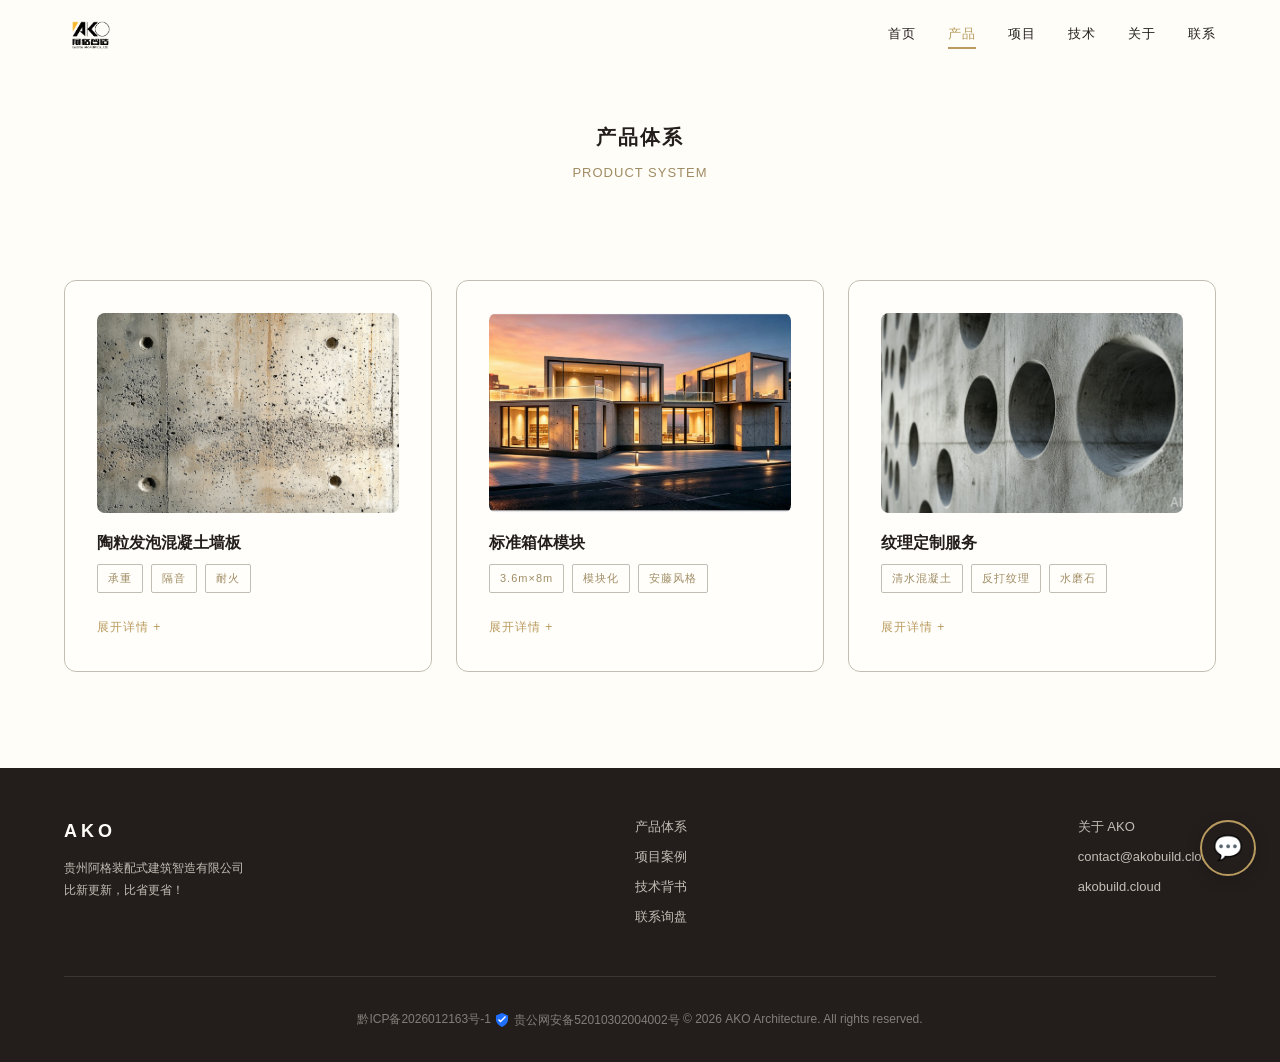
<file: products.html>
<!DOCTYPE html>
<html lang="zh-CN">
<head>
  <meta charset="UTF-8">
  <meta name="viewport" content="width=device-width, initial-scale=1.0">
  <meta name="description" content="AKO 产品体系 - 陶粒墙板、标准箱体模块、纹理定制服务">
  <title>产品体系 - AKO 阿格建筑</title>
  <link rel="icon" href="assets/favicon.svg">
  <link rel="preconnect" href="https://fonts.googleapis.com">
  <link rel="preconnect" href="https://fonts.gstatic.com" crossorigin>
  <link href="https://fonts.googleapis.com/css2?family=Noto+Sans+SC:wght@400;700;900&display=swap" rel="stylesheet">
  <link rel="stylesheet" href="css/main.css">
</head>
<body>

  <!-- Navigation -->
  <nav class="navbar">
    <div class="container">
      <a href="index.html" class="navbar__logo"><img src="assets/ako_logo.png" alt="AKO"></a>
      <div class="navbar__links">
        <a href="index.html">首页</a>
        <a href="products.html">产品</a>
        <a href="projects.html">项目</a>
        <a href="tech.html">技术</a>
        <a href="about.html">关于</a>
        <a href="contact.html">联系</a>
      </div>
      <div class="hamburger">
        <span></span>
        <span></span>
        <span></span>
      </div>
    </div>
  </nav>

  <!-- Mobile Menu -->
  <div class="mobile-menu">
    <a href="index.html">首页</a>
    <a href="products.html">产品</a>
    <a href="projects.html">项目</a>
    <a href="tech.html">技术</a>
    <a href="about.html">关于</a>
    <a href="contact.html">联系</a>
  </div>

  <!-- Page Header -->
  <section class="page-header">
    <div class="container">
      <h1>产品体系</h1>
      <p class="subtitle">PRODUCT SYSTEM</p>
    </div>
  </section>

  <!-- Products Grid -->
  <section class="section">
    <div class="container">
      <div class="products-grid">

        <!-- Card 1: 陶粒墙板 -->
        <div class="card product-card">
          <img class="product-card__img" src="images/products/product-wall-panel.png" alt="陶粒发泡混凝土墙板">
          <h3 class="product-card__name">陶粒发泡混凝土墙板</h3>
          <div class="product-card__tags">
            <span class="product-card__tag">承重</span>
            <span class="product-card__tag">隔音</span>
            <span class="product-card__tag">耐火</span>
          </div>
          <span class="product-card__toggle">展开详情 +</span>
          <div class="product-card__detail">
            <table>
              <tr><td>面密度</td><td>138 kg/m²</td></tr>
              <tr><td>抗压强度</td><td>5-10 MPa</td></tr>
              <tr><td>隔声量</td><td>46 dB</td></tr>
              <tr><td>耐火极限</td><td>≥4 h</td></tr>
              <tr><td>抗风压</td><td>7000 Pa</td></tr>
              <tr><td>最大尺寸</td><td>3.6m × 8m</td></tr>
              <tr><td>厚度</td><td>120-200mm</td></tr>
              <tr><td>造价（内墙）</td><td>122 元/㎡</td></tr>
              <tr><td>造价（外墙）</td><td>357 元/㎡</td></tr>
            </table>
            <p style="font-size:13px;color:var(--color-amber);margin-bottom:16px;">应用场景：商业街区、住宅、公共设施的内外墙体系</p>
            <a href="contact.html" class="btn btn--primary" style="font-size:13px;padding:10px 24px;">询价咨询</a>
          </div>
        </div>

        <!-- Card 2: 标准箱体 -->
        <div class="card product-card">
          <img class="product-card__img" src="images/products/product-module.jpg" alt="标准箱体模块">
          <h3 class="product-card__name">标准箱体模块</h3>
          <div class="product-card__tags">
            <span class="product-card__tag">3.6m×8m</span>
            <span class="product-card__tag">模块化</span>
            <span class="product-card__tag">安藤风格</span>
          </div>
          <span class="product-card__toggle">展开详情 +</span>
          <div class="product-card__detail">
            <table>
              <tr><td>标准尺寸</td><td>3.6m × 8m</td></tr>
              <tr><td>结构体系</td><td>绿色钢结构框架</td></tr>
              <tr><td>外饰面</td><td>清水混凝土 / 安藤风格</td></tr>
              <tr><td>集成度</td><td>水电暖通预埋</td></tr>
              <tr><td>运输</td><td>整箱吊装运输</td></tr>
            </table>
            <p style="font-size:13px;color:var(--color-amber);margin-bottom:16px;">应用场景：地铁站口商业街、模块化办公、临时建筑</p>
            <a href="contact.html" class="btn btn--primary" style="font-size:13px;padding:10px 24px;">询价咨询</a>
          </div>
        </div>

        <!-- Card 3: 纹理定制 -->
        <div class="card product-card">
          <img class="product-card__img" src="images/products/product-texture.png" alt="纹理定制服务">
          <h3 class="product-card__name">纹理定制服务</h3>
          <div class="product-card__tags">
            <span class="product-card__tag">清水混凝土</span>
            <span class="product-card__tag">反打纹理</span>
            <span class="product-card__tag">水磨石</span>
          </div>
          <span class="product-card__toggle">展开详情 +</span>
          <div class="product-card__detail">
            <table>
              <tr><td>纹理类型</td><td>木纹 / 石纹 / 几何 / 定制</td></tr>
              <tr><td>工艺</td><td>反打成型 / 水磨石抛光</td></tr>
              <tr><td>基材</td><td>陶粒发泡混凝土</td></tr>
              <tr><td>最小起订</td><td>200㎡ 起</td></tr>
            </table>
            <p style="font-size:13px;color:var(--color-amber);margin-bottom:16px;">应用场景：高端住宅外立面、商业空间、文化艺术中心</p>
            <a href="contact.html" class="btn btn--primary" style="font-size:13px;padding:10px 24px;">询价咨询</a>
          </div>
        </div>

      </div>
    </div>
  </section>

  <!-- Footer -->
  <footer class="footer">
    <div class="container">
      <div>
        <div class="footer__brand">AKO</div>
        <p class="footer__text">贵州阿格装配式建筑智造有限公司<br>比新更新，比省更省！</p>
      </div>
      <div class="footer__links">
        <a href="products.html">产品体系</a>
        <a href="projects.html">项目案例</a>
        <a href="tech.html">技术背书</a>
        <a href="contact.html">联系询盘</a>
      </div>
      <div class="footer__links">
        <a href="about.html">关于 AKO</a>
        <a href="mailto:contact@akobuild.cloud">contact@akobuild.cloud</a>
        <a href="https://akobuild.cloud">akobuild.cloud</a>
      </div>
      <div class="footer__bottom">
        <a href="https://beian.miit.gov.cn/" target="_blank" rel="nofollow">黔ICP备2026012163号-1</a>
        <a href="https://www.beian.gov.cn/portal/registerSystemInfo?recordcode=52010302004002" target="_blank" rel="nofollow" style="display:inline-flex;align-items:center;gap:4px;vertical-align:middle;">
          <svg width="16" height="16" viewBox="0 0 16 16" fill="none" xmlns="http://www.w3.org/2000/svg"><path d="M8 1L2 3.5V7.5C2 10.5 4.5 13.5 8 15C11.5 13.5 14 10.5 14 7.5V3.5L8 1Z" fill="#1E6FFF"/><path d="M6.5 8.5L5 7L4 8L6.5 10.5L12 5L11 4L6.5 8.5Z" fill="white"/></svg>贵公网安备52010302004002号
        </a>
        &copy; 2026 AKO Architecture. All rights reserved.
      </div>
    </div>
  </footer>

  <script src="js/main.js"></script>
  <script src="js/widget.js"></script>
</body>
</html>
</file>
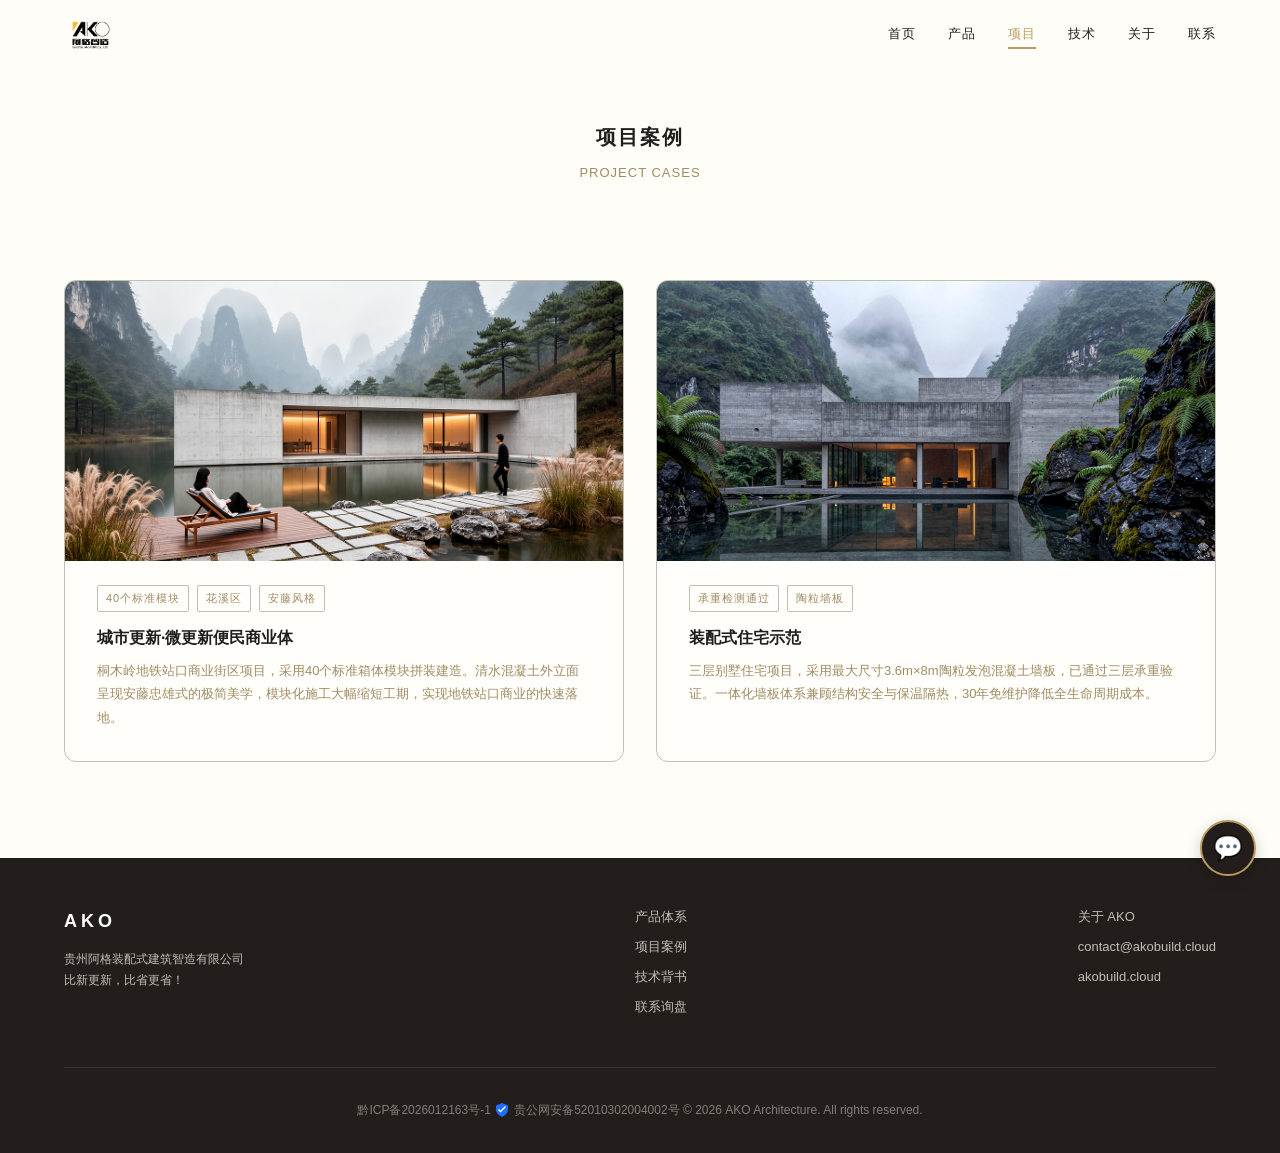
<file: projects.html>
<!DOCTYPE html>
<html lang="zh-CN">
<head>
  <meta charset="UTF-8">
  <meta name="viewport" content="width=device-width, initial-scale=1.0">
  <meta name="description" content="AKO 项目案例 - 桐木岭地铁站商业街区、三层别墅住宅">
  <title>项目案例 - AKO 阿格建筑</title>
  <link rel="icon" href="assets/favicon.svg">
  <link rel="preconnect" href="https://fonts.googleapis.com">
  <link rel="preconnect" href="https://fonts.gstatic.com" crossorigin>
  <link href="https://fonts.googleapis.com/css2?family=Noto+Sans+SC:wght@400;700;900&display=swap" rel="stylesheet">
  <link rel="stylesheet" href="css/main.css">
</head>
<body>

  <!-- Navigation -->
  <nav class="navbar">
    <div class="container">
      <a href="index.html" class="navbar__logo"><img src="assets/ako_logo.png" alt="AKO"></a>
      <div class="navbar__links">
        <a href="index.html">首页</a>
        <a href="products.html">产品</a>
        <a href="projects.html">项目</a>
        <a href="tech.html">技术</a>
        <a href="about.html">关于</a>
        <a href="contact.html">联系</a>
      </div>
      <div class="hamburger">
        <span></span>
        <span></span>
        <span></span>
      </div>
    </div>
  </nav>

  <!-- Mobile Menu -->
  <div class="mobile-menu">
    <a href="index.html">首页</a>
    <a href="products.html">产品</a>
    <a href="projects.html">项目</a>
    <a href="tech.html">技术</a>
    <a href="about.html">关于</a>
    <a href="contact.html">联系</a>
  </div>

  <!-- Page Header -->
  <section class="page-header">
    <div class="container">
      <h1>项目案例</h1>
      <p class="subtitle">PROJECT CASES</p>
    </div>
  </section>

  <!-- Projects Grid -->
  <section class="section">
    <div class="container">
      <div class="projects-grid">

        <!-- Case 1 -->
        <div class="card" style="padding:0;overflow:hidden;">
          <img class="project-card__img" src="images/projects/project-1.png" alt="城市更新·微更新便民商业体" loading="lazy">
          <div class="project-card__body">
            <div class="project-card__tags">
              <span class="project-card__tag">40个标准模块</span>
              <span class="project-card__tag">花溪区</span>
              <span class="project-card__tag">安藤风格</span>
            </div>
            <h3 class="project-card__title">城市更新·微更新便民商业体</h3>
            <p class="project-card__desc">
              桐木岭地铁站口商业街区项目，采用40个标准箱体模块拼装建造。清水混凝土外立面呈现安藤忠雄式的极简美学，模块化施工大幅缩短工期，实现地铁站口商业的快速落地。
            </p>
          </div>
        </div>

        <!-- Case 2 -->
        <div class="card" style="padding:0;overflow:hidden;">
          <img class="project-card__img" src="images/projects/project-2.png" alt="装配式住宅示范" loading="lazy">
          <div class="project-card__body">
            <div class="project-card__tags">
              <span class="project-card__tag">承重检测通过</span>
              <span class="project-card__tag">陶粒墙板</span>
            </div>
            <h3 class="project-card__title">装配式住宅示范</h3>
            <p class="project-card__desc">
              三层别墅住宅项目，采用最大尺寸3.6m×8m陶粒发泡混凝土墙板，已通过三层承重验证。一体化墙板体系兼顾结构安全与保温隔热，30年免维护降低全生命周期成本。
            </p>
          </div>
        </div>

      </div>
    </div>
  </section>

  <!-- Footer -->
  <footer class="footer">
    <div class="container">
      <div>
        <div class="footer__brand">AKO</div>
        <p class="footer__text">贵州阿格装配式建筑智造有限公司<br>比新更新，比省更省！</p>
      </div>
      <div class="footer__links">
        <a href="products.html">产品体系</a>
        <a href="projects.html">项目案例</a>
        <a href="tech.html">技术背书</a>
        <a href="contact.html">联系询盘</a>
      </div>
      <div class="footer__links">
        <a href="about.html">关于 AKO</a>
        <a href="mailto:contact@akobuild.cloud">contact@akobuild.cloud</a>
        <a href="https://akobuild.cloud">akobuild.cloud</a>
      </div>
      <div class="footer__bottom">
        <a href="https://beian.miit.gov.cn/" target="_blank" rel="nofollow">黔ICP备2026012163号-1</a>
        <a href="https://www.beian.gov.cn/portal/registerSystemInfo?recordcode=52010302004002" target="_blank" rel="nofollow" style="display:inline-flex;align-items:center;gap:4px;vertical-align:middle;">
          <svg width="16" height="16" viewBox="0 0 16 16" fill="none" xmlns="http://www.w3.org/2000/svg"><path d="M8 1L2 3.5V7.5C2 10.5 4.5 13.5 8 15C11.5 13.5 14 10.5 14 7.5V3.5L8 1Z" fill="#1E6FFF"/><path d="M6.5 8.5L5 7L4 8L6.5 10.5L12 5L11 4L6.5 8.5Z" fill="white"/></svg>贵公网安备52010302004002号
        </a>
        &copy; 2026 AKO Architecture. All rights reserved.
      </div>
    </div>
  </footer>

  <script src="js/main.js"></script>
  <script src="js/widget.js"></script>
</body>
</html>
</file>
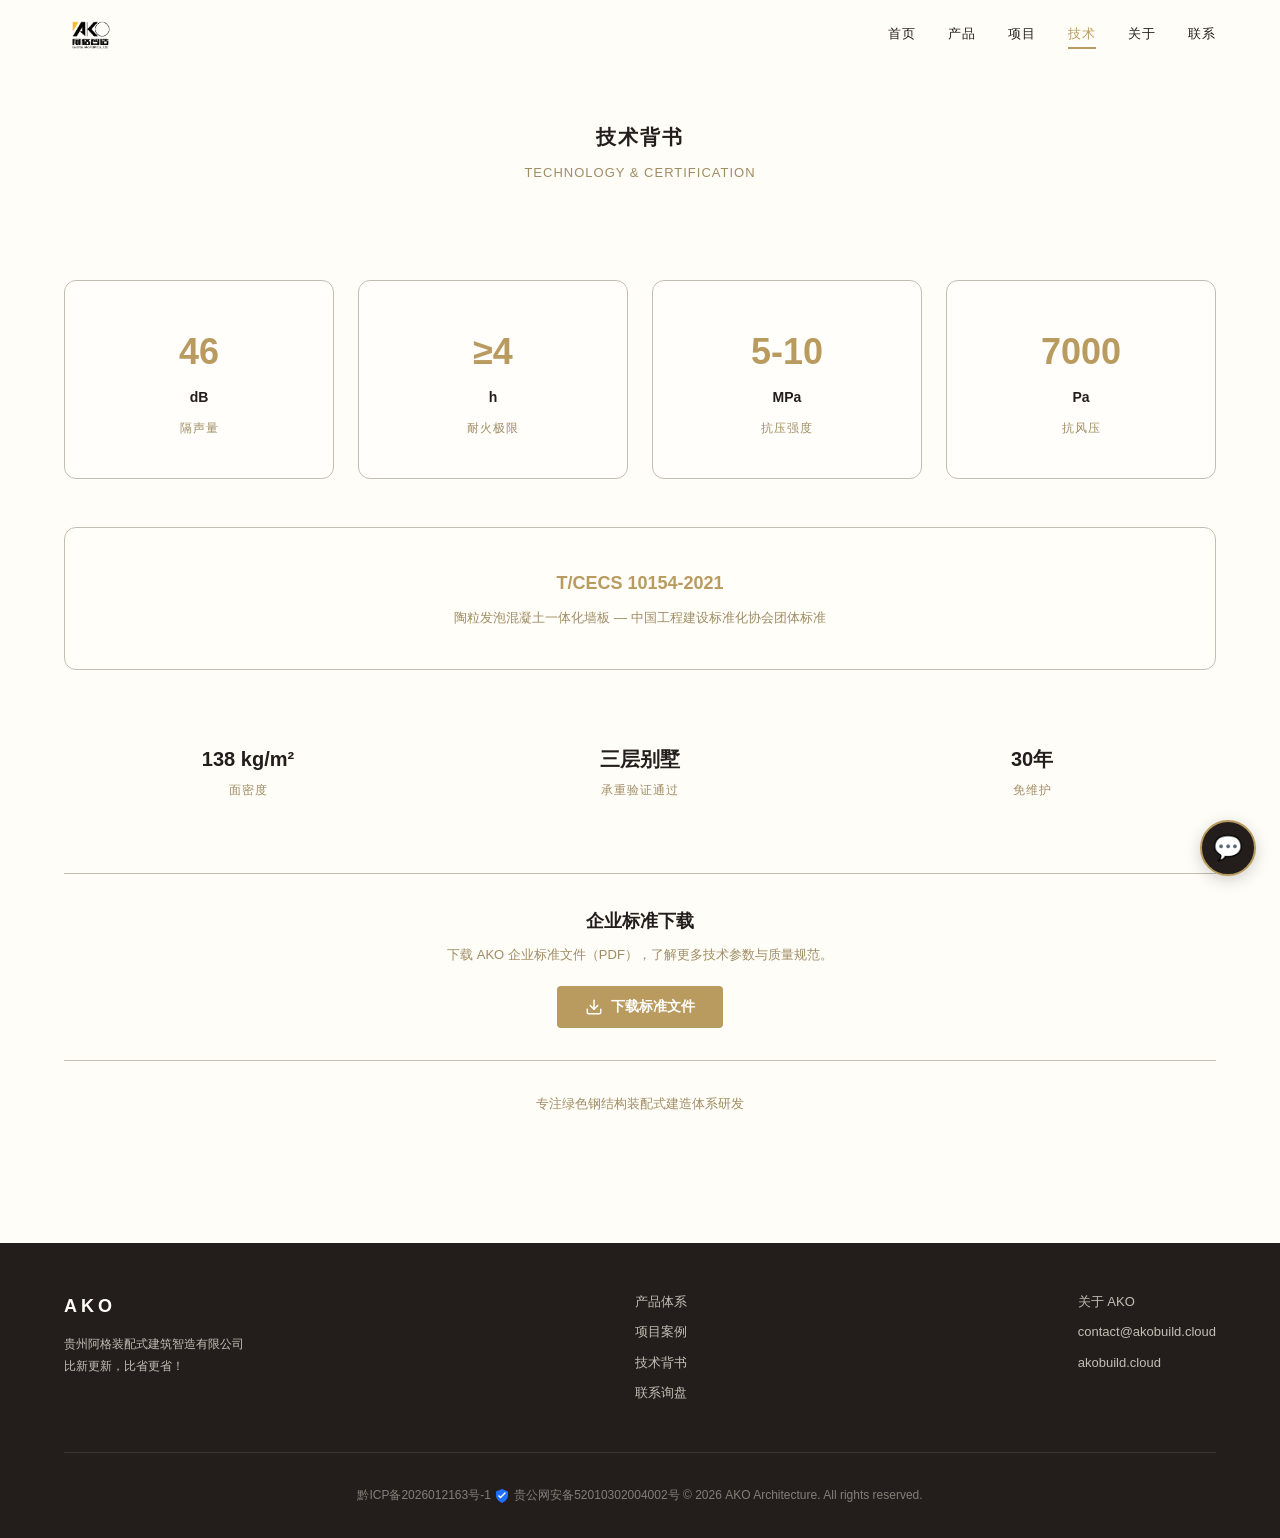
<file: tech.html>
<!DOCTYPE html>
<html lang="zh-CN">
<head>
  <meta charset="UTF-8">
  <meta name="viewport" content="width=device-width, initial-scale=1.0">
  <meta name="description" content="AKO 技术背书 - 核心性能参数与标准认证">
  <title>技术背书 - AKO 阿格建筑</title>
  <link rel="icon" href="assets/favicon.svg">
  <link rel="preconnect" href="https://fonts.googleapis.com">
  <link rel="preconnect" href="https://fonts.gstatic.com" crossorigin>
  <link href="https://fonts.googleapis.com/css2?family=Noto+Sans+SC:wght@400;700;900&display=swap" rel="stylesheet">
  <link rel="stylesheet" href="css/main.css">
</head>
<body>

  <!-- Navigation -->
  <nav class="navbar">
    <div class="container">
      <a href="index.html" class="navbar__logo"><img src="assets/ako_logo.png" alt="AKO"></a>
      <div class="navbar__links">
        <a href="index.html">首页</a>
        <a href="products.html">产品</a>
        <a href="projects.html">项目</a>
        <a href="tech.html">技术</a>
        <a href="about.html">关于</a>
        <a href="contact.html">联系</a>
      </div>
      <div class="hamburger">
        <span></span>
        <span></span>
        <span></span>
      </div>
    </div>
  </nav>

  <!-- Mobile Menu -->
  <div class="mobile-menu">
    <a href="index.html">首页</a>
    <a href="products.html">产品</a>
    <a href="projects.html">项目</a>
    <a href="tech.html">技术</a>
    <a href="about.html">关于</a>
    <a href="contact.html">联系</a>
  </div>

  <!-- Page Header -->
  <section class="page-header">
    <div class="container">
      <h1>技术背书</h1>
      <p class="subtitle">TECHNOLOGY &amp; CERTIFICATION</p>
    </div>
  </section>

  <!-- 4 Core Parameters -->
  <section class="section">
    <div class="container">
      <div class="tech-params">
        <div class="tech-param">
          <div class="tech-param__value">46</div>
          <div class="tech-param__unit">dB</div>
          <div class="tech-param__label">隔声量</div>
        </div>
        <div class="tech-param">
          <div class="tech-param__value">≥4</div>
          <div class="tech-param__unit">h</div>
          <div class="tech-param__label">耐火极限</div>
        </div>
        <div class="tech-param">
          <div class="tech-param__value">5-10</div>
          <div class="tech-param__unit">MPa</div>
          <div class="tech-param__label">抗压强度</div>
        </div>
        <div class="tech-param">
          <div class="tech-param__value">7000</div>
          <div class="tech-param__unit">Pa</div>
          <div class="tech-param__label">抗风压</div>
        </div>
      </div>

      <!-- Standard Certification -->
      <div class="tech-cert">
        <div class="tech-cert__standard">T/CECS 10154-2021</div>
        <div class="tech-cert__desc">陶粒发泡混凝土一体化墙板 — 中国工程建设标准化协会团体标准</div>
      </div>

      <!-- Performance Summary -->
      <div class="tech-summary">
        <div class="tech-summary__item">
          <div class="tech-summary__value">138 kg/m²</div>
          <div class="tech-summary__label">面密度</div>
        </div>
        <div class="tech-summary__item">
          <div class="tech-summary__value">三层别墅</div>
          <div class="tech-summary__label">承重验证通过</div>
        </div>
        <div class="tech-summary__item">
          <div class="tech-summary__value">30年</div>
          <div class="tech-summary__label">免维护</div>
        </div>
      </div>

      <!-- Enterprise Standard Download -->
      <div class="tech-download">
        <h2 class="tech-download__title">企业标准下载</h2>
        <p class="tech-download__desc">下载 AKO 企业标准文件（PDF），了解更多技术参数与质量规范。</p>
        <div class="tech-download__list">
          <button class="btn btn--primary" id="downloadBtn">
            <svg width="18" height="18" viewBox="0 0 24 24" fill="none" stroke="currentColor" stroke-width="2" stroke-linecap="round" stroke-linejoin="round" style="margin-right:8px;vertical-align:middle;"><path d="M21 15v4a2 2 0 0 1-2 2H5a2 2 0 0 1-2-2v-4"/><polyline points="7 10 12 15 17 10"/><line x1="12" y1="15" x2="12" y2="3"/></svg>下载标准文件
          </button>
        </div>
      </div>

      <!-- Download Modal -->
      <div class="modal-overlay" id="downloadModal">
        <div class="modal">
          <div class="modal__header">
            <h3 class="modal__title">选择要下载的文件</h3>
            <button class="modal__close" id="modalClose">&times;</button>
          </div>
          <div class="modal__body" id="modalBody">
            <p class="modal__loading">加载中…</p>
          </div>
        </div>
      </div>

      <!-- Technology Source -->
      <div class="tech-source">
        <p>专注绿色钢结构装配式建造体系研发</p>
      </div>
    </div>
  </section>

  <!-- Footer -->
  <footer class="footer">
    <div class="container">
      <div>
        <div class="footer__brand">AKO</div>
        <p class="footer__text">贵州阿格装配式建筑智造有限公司<br>比新更新，比省更省！</p>
      </div>
      <div class="footer__links">
        <a href="products.html">产品体系</a>
        <a href="projects.html">项目案例</a>
        <a href="tech.html">技术背书</a>
        <a href="contact.html">联系询盘</a>
      </div>
      <div class="footer__links">
        <a href="about.html">关于 AKO</a>
        <a href="mailto:contact@akobuild.cloud">contact@akobuild.cloud</a>
        <a href="https://akobuild.cloud">akobuild.cloud</a>
      </div>
      <div class="footer__bottom">
        <a href="https://beian.miit.gov.cn/" target="_blank" rel="nofollow">黔ICP备2026012163号-1</a>
        <a href="https://www.beian.gov.cn/portal/registerSystemInfo?recordcode=52010302004002" target="_blank" rel="nofollow" style="display:inline-flex;align-items:center;gap:4px;vertical-align:middle;">
          <svg width="16" height="16" viewBox="0 0 16 16" fill="none" xmlns="http://www.w3.org/2000/svg"><path d="M8 1L2 3.5V7.5C2 10.5 4.5 13.5 8 15C11.5 13.5 14 10.5 14 7.5V3.5L8 1Z" fill="#1E6FFF"/><path d="M6.5 8.5L5 7L4 8L6.5 10.5L12 5L11 4L6.5 8.5Z" fill="white"/></svg>贵公网安备52010302004002号
        </a>
        &copy; 2026 AKO Architecture. All rights reserved.
      </div>
    </div>
  </footer>

  <script src="js/main.js"></script>
  <script src="js/widget.js"></script>
</body>
</html>
</file>
<file: css/main.css>
/* ========================================
   AKO Website - Global Styles
   贵州阿格装配式建筑智造有限公司
   ======================================== */

/* --- CSS Variables (Brand Colors) --- */
:root {
  --color-cream:      #FFFDF7;  /* 奶油金 - 主背景（提亮） */
  --color-dark:       #231E1C;  /* 深棕黑 - 主文字/页脚 */
  --color-gold:       #B99B5F;  /* 熔金 - 按钮/高亮 */
  --color-gray:       #C3BEB4;  /* 冷暖灰 - 边框/次要文字 */
  --color-amber:      #A08C64;  /* 琥珀金 - 辅助点缀 */

  --color-gold-hover: #a68a52;  /* 按钮悬停加深10% */
  --color-dark-light: #3a3330;  /* 深棕黑浅化 */

  --font-family: -apple-system, BlinkMacSystemFont, 'PingFang SC', 'Microsoft YaHei', 'Helvetica Neue', sans-serif;
  --max-width: 1200px;
  --section-gap: 48px;
  --card-padding: 32px;
  --radius-card: 12px;
  --radius-btn: 4px;
  --line-height: 1.7;
}

/* --- Reset --- */
*, *::before, *::after {
  margin: 0;
  padding: 0;
  box-sizing: border-box;
}

html {
  scroll-behavior: smooth;
  font-size: 16px;
}

body {
  font-family: var(--font-family);
  font-size: 14px;
  font-weight: 400;
  line-height: var(--line-height);
  color: var(--color-dark);
  background-color: var(--color-cream);
  -webkit-font-smoothing: antialiased;
}

img {
  max-width: 100%;
  height: auto;
  display: block;
}

a {
  color: inherit;
  text-decoration: none;
}

ul, ol {
  list-style: none;
}

button, input, select, textarea {
  font-family: inherit;
  font-size: inherit;
  border: none;
  outline: none;
  background: none;
}

/* --- Typography --- */
.brand-name {
  font-size: 48px;
  font-weight: 900;
  letter-spacing: 8px;
}

.page-title {
  font-size: 20px;
  font-weight: 700;
  letter-spacing: normal;
}

.body-text {
  font-size: 14px;
  font-weight: 400;
}

.label-text {
  font-size: 12px;
  font-weight: 400;
  letter-spacing: 1px;
  text-transform: uppercase;
}

.big-number {
  font-size: 28px;
  font-weight: 900;
}

/* --- Layout --- */
.container {
  max-width: var(--max-width);
  margin: 0 auto;
  padding: 0 24px;
}

.section {
  padding: var(--section-gap) 0;
}

/* --- Navigation --- */
.navbar {
  position: fixed;
  top: 0;
  left: 0;
  right: 0;
  z-index: 1000;
  padding: 16px 0;
  transition: background-color 0.3s ease, box-shadow 0.3s ease;
}

.navbar.scrolled {
  background-color: rgba(255, 249, 240, 0.92);
  box-shadow: 0 1px 0 rgba(35, 30, 28, 0.08);
}

.navbar .container {
  display: flex;
  align-items: center;
  justify-content: space-between;
}

.navbar__logo {
  display: flex;
  align-items: center;
}

.navbar__logo img {
  height: 36px;
  width: auto;
  display: block;
}

.navbar__logo span {
  color: var(--color-gold);
}

.navbar__links {
  display: flex;
  gap: 32px;
}

.navbar__links a {
  font-size: 13px;
  font-weight: 400;
  letter-spacing: 1px;
  color: var(--color-dark);
  transition: color 0.2s ease;
  position: relative;
}

.navbar__links a:hover,
.navbar__links a.active {
  color: var(--color-gold);
}

.navbar__links a.active::after {
  content: '';
  position: absolute;
  bottom: -4px;
  left: 0;
  right: 0;
  height: 2px;
  background: var(--color-gold);
}

/* Hamburger */
.hamburger {
  display: none;
  flex-direction: column;
  gap: 5px;
  cursor: pointer;
  padding: 4px;
}

.hamburger span {
  display: block;
  width: 24px;
  height: 2px;
  background: var(--color-dark);
  transition: transform 0.2s ease, opacity 0.2s ease;
}

.hamburger.open span:nth-child(1) {
  transform: rotate(45deg) translate(5px, 5px);
}
.hamburger.open span:nth-child(2) {
  opacity: 0;
}
.hamburger.open span:nth-child(3) {
  transform: rotate(-45deg) translate(5px, -5px);
}

/* Mobile menu */
.mobile-menu {
  display: none;
  position: fixed;
  top: 0;
  left: 0;
  right: 0;
  bottom: 0;
  background: #fffcf5;
  z-index: 999;
  flex-direction: column;
  align-items: center;
  justify-content: center;
  gap: 32px;
}

.mobile-menu.open {
  display: flex;
}

.mobile-menu a {
  font-size: 18px;
  font-weight: 700;
  color: var(--color-dark);
  transition: color 0.2s;
}

.mobile-menu a:hover {
  color: var(--color-gold);
}

/* --- Buttons --- */
.btn {
  display: inline-block;
  padding: 12px 32px;
  font-size: 14px;
  font-weight: 700;
  border-radius: var(--radius-btn);
  cursor: pointer;
  transition: background-color 0.2s ease, transform 0.1s ease;
  text-align: center;
}

.btn:active {
  transform: scale(0.98);
}

.btn--primary {
  background-color: var(--color-gold);
  color: #fff;
}

.btn--primary:hover {
  background-color: var(--color-gold-hover);
}

.btn--outline {
  border: 1px solid var(--color-dark);
  color: var(--color-dark);
  background: transparent;
}

.btn--outline:hover {
  background-color: rgba(35, 30, 28, 0.06);
}

.btn--large {
  padding: 16px 48px;
  font-size: 16px;
}

/* --- Cards --- */
.card {
  background: rgba(255, 255, 255, 0.35);
  border: 1px solid var(--color-gray);
  border-radius: var(--radius-card);
  padding: var(--card-padding);
  transition: box-shadow 0.2s ease;
}

.card:hover {
  box-shadow: 0 4px 20px rgba(35, 30, 28, 0.08);
}

/* --- Page Header --- */
.page-header {
  padding: 120px 0 48px;
  text-align: center;
}

.page-header h1 {
  font-size: 20px;
  font-weight: 700;
  color: var(--color-dark);
  letter-spacing: 2px;
}

.page-header .subtitle {
  font-size: 13px;
  color: var(--color-amber);
  margin-top: 8px;
  letter-spacing: 1px;
}

/* --- Footer --- */
.footer {
  background-color: var(--color-dark);
  color: var(--color-gray);
  padding: 48px 0 32px;
  margin-top: var(--section-gap);
}

.footer .container {
  display: flex;
  justify-content: space-between;
  align-items: flex-start;
  flex-wrap: wrap;
  gap: 32px;
}

.footer__brand {
  font-size: 18px;
  font-weight: 900;
  letter-spacing: 4px;
  color: var(--color-cream);
  margin-bottom: 12px;
}

.footer__text {
  font-size: 12px;
  line-height: 1.8;
  max-width: 320px;
}

.footer__links {
  display: flex;
  flex-direction: column;
  gap: 8px;
}

.footer__links a {
  font-size: 13px;
  color: var(--color-gray);
  transition: color 0.2s;
}

.footer__links a:hover {
  color: var(--color-gold);
}

.footer__bottom {
  width: 100%;
  text-align: center;
  padding-top: 32px;
  margin-top: 16px;
  border-top: 1px solid rgba(195, 190, 180, 0.15);
  font-size: 12px;
  color: rgba(195, 190, 180, 0.6);
}

/* --- Homepage softer background --- */
.page-home {
  background-color: #FFFEF9;
}

.page-home .navbar.scrolled {
  background-color: rgba(255, 252, 245, 0.92);
}

.page-home .trust {
  background: rgba(255, 255, 255, 0.18);
}

.page-home .project-scroll__item {
  background: rgba(255, 255, 255, 0.25);
}

/* --- Hero Section (Homepage) --- */
.hero {
  position: relative;
  min-height: 100vh;
  display: flex;
  align-items: center;
  justify-content: center;
  text-align: center;
  background: url('../images/hero-bg.png') center center / cover no-repeat;
  overflow: hidden;
}

.hero::before {
  content: '';
  position: absolute;
  inset: 0;
  background: rgba(35, 30, 28, 0.18);
}

.hero__content {
  position: relative;
  z-index: 1;
  max-width: 700px;
  padding: 0 24px;
}

.hero__title {
  font-size: 42px;
  font-weight: 900;
  color: #f5ecd5;
  letter-spacing: 6px;
  margin-bottom: 16px;
  line-height: 1.3;
}

.hero__subtitle {
  font-size: 15px;
  color: rgba(245, 236, 213, 0.85);
  margin-bottom: 40px;
  letter-spacing: 1px;
  line-height: 1.8;
}

.hero__buttons {
  display: flex;
  gap: 16px;
  justify-content: center;
  flex-wrap: wrap;
}

.hero__buttons .btn--outline {
  border-color: #f5ecd5;
  color: #f5ecd5;
}

.hero__buttons .btn--outline:hover {
  background-color: rgba(245, 236, 213, 0.15);
}

/* --- Trust Section --- */
.trust {
  background: rgba(255, 255, 255, 0.25);
  border-top: 1px solid var(--color-gray);
  border-bottom: 1px solid var(--color-gray);
}

.trust__grid {
  display: grid;
  grid-template-columns: repeat(4, 1fr);
  gap: 24px;
  text-align: center;
}

.trust__item {
  padding: 24px 16px;
}

.trust__value {
  font-size: 28px;
  font-weight: 900;
  color: var(--color-gold);
  margin-bottom: 4px;
}

.trust__label {
  font-size: 12px;
  color: var(--color-amber);
  letter-spacing: 1px;
}

.trust__standard {
  text-align: center;
  margin-top: 24px;
  font-size: 13px;
  color: var(--color-amber);
  letter-spacing: 1px;
}

.trust__note {
  text-align: center;
  margin-top: 12px;
  font-size: 12px;
  color: var(--color-gray);
}

/* --- Project Scroll (Homepage) --- */
.project-scroll {
  padding: var(--section-gap) 0;
}

.project-scroll__track {
  display: flex;
  gap: 24px;
  overflow-x: auto;
  padding: 0 24px 16px;
  scroll-snap-type: x mandatory;
  -webkit-overflow-scrolling: touch;
}

.project-scroll__track::-webkit-scrollbar {
  height: 4px;
}

.project-scroll__track::-webkit-scrollbar-thumb {
  background: var(--color-gray);
  border-radius: 2px;
}

.project-scroll__item {
  flex: 0 0 300px;
  scroll-snap-align: start;
  border-radius: var(--radius-card);
  overflow: hidden;
  border: 1px solid var(--color-gray);
  background: rgba(255, 255, 255, 0.3);
}

.project-scroll__img {
  width: 300px;
  height: 200px;
  object-fit: cover;
  display: block;
}

.project-scroll__info {
  padding: 16px;
}

.project-scroll__info h3 {
  font-size: 14px;
  font-weight: 700;
  margin-bottom: 4px;
}

.project-scroll__info p {
  font-size: 12px;
  color: var(--color-amber);
}

/* --- Products Grid --- */
.products-grid {
  display: grid;
  grid-template-columns: repeat(3, 1fr);
  gap: 24px;
}

.product-card {
  cursor: pointer;
}

.product-card__img {
  width: 100%;
  height: 200px;
  object-fit: cover;
  border-radius: 8px;
  margin-bottom: 16px;
  display: block;
}

.product-card__icon {
  width: 48px;
  height: 48px;
  margin-bottom: 16px;
  color: var(--color-gold);
}

.product-card__name {
  font-size: 16px;
  font-weight: 700;
  margin-bottom: 8px;
}

.product-card__tags {
  display: flex;
  gap: 8px;
  flex-wrap: wrap;
  margin-bottom: 16px;
}

.product-card__tag {
  font-size: 11px;
  letter-spacing: 1px;
  padding: 4px 10px;
  border: 1px solid var(--color-gray);
  border-radius: 2px;
  color: var(--color-amber);
}

.product-card__detail {
  display: none;
  margin-top: 20px;
  padding-top: 20px;
  border-top: 1px solid var(--color-gray);
}

.product-card__detail.open {
  display: block;
}

.product-card__detail table {
  width: 100%;
  border-collapse: collapse;
  margin-bottom: 16px;
}

.product-card__detail td {
  padding: 8px 0;
  font-size: 13px;
  border-bottom: 1px solid rgba(195, 190, 180, 0.4);
}

.product-card__detail td:first-child {
  color: var(--color-amber);
  width: 40%;
}

.product-card__toggle {
  font-size: 12px;
  color: var(--color-gold);
  cursor: pointer;
  letter-spacing: 1px;
  margin-top: 8px;
  display: inline-block;
}

.product-card__toggle:hover {
  color: var(--color-gold-hover);
}

/* --- Projects Grid --- */
.projects-grid {
  display: grid;
  grid-template-columns: repeat(2, 1fr);
  gap: 32px;
}

.project-card__img {
  width: 100%;
  height: 280px;
  object-fit: cover;
  display: block;
}

.project-card__body {
  padding: 24px 32px 32px;
}

.project-card__tags {
  display: flex;
  gap: 8px;
  flex-wrap: wrap;
  margin-bottom: 12px;
}

.project-card__tag {
  font-size: 11px;
  letter-spacing: 1px;
  padding: 3px 8px;
  border: 1px solid var(--color-gray);
  border-radius: 2px;
  color: var(--color-amber);
}

.project-card__title {
  font-size: 16px;
  font-weight: 700;
  margin-bottom: 8px;
}

.project-card__desc {
  font-size: 13px;
  color: var(--color-amber);
  line-height: 1.8;
}

/* --- Tech Section --- */
.tech-params {
  display: grid;
  grid-template-columns: repeat(4, 1fr);
  gap: 24px;
  text-align: center;
  margin-bottom: var(--section-gap);
}

.tech-param {
  padding: 40px 16px;
  background: rgba(255, 255, 255, 0.3);
  border: 1px solid var(--color-gray);
  border-radius: var(--radius-card);
}

.tech-param__value {
  font-size: 36px;
  font-weight: 900;
  color: var(--color-gold);
  margin-bottom: 4px;
}

.tech-param__unit {
  font-size: 14px;
  font-weight: 700;
  color: var(--color-dark);
}

.tech-param__label {
  font-size: 12px;
  color: var(--color-amber);
  margin-top: 8px;
  letter-spacing: 1px;
}

.tech-cert {
  text-align: center;
  padding: 40px;
  background: rgba(255, 255, 255, 0.25);
  border: 1px solid var(--color-gray);
  border-radius: var(--radius-card);
  margin-bottom: var(--section-gap);
}

.tech-cert__standard {
  font-size: 18px;
  font-weight: 700;
  color: var(--color-gold);
  margin-bottom: 8px;
}

.tech-cert__desc {
  font-size: 13px;
  color: var(--color-amber);
}

.tech-summary {
  display: grid;
  grid-template-columns: repeat(3, 1fr);
  gap: 24px;
  text-align: center;
  margin-bottom: var(--section-gap);
}

.tech-summary__item {
  padding: 24px;
}

.tech-summary__value {
  font-size: 20px;
  font-weight: 900;
  color: var(--color-dark);
  margin-bottom: 4px;
}

.tech-summary__label {
  font-size: 12px;
  color: var(--color-amber);
  letter-spacing: 1px;
}

/* Enterprise Standard Download */
.tech-download {
  text-align: center;
  padding: 32px 16px;
  border-top: 1px solid var(--color-gray);
  margin-top: 24px;
}

.tech-download__title {
  font-size: 18px;
  font-weight: 700;
  color: var(--color-dark);
  margin-bottom: 8px;
}

.tech-download__desc {
  font-size: 13px;
  color: var(--color-amber);
  margin-bottom: 20px;
}

.tech-download__list {
  display: flex;
  justify-content: center;
  gap: 12px;
  flex-wrap: wrap;
}

.tech-download__list .btn {
  display: inline-flex;
  align-items: center;
  padding: 12px 28px;
}

.tech-source {
  text-align: center;
  padding: 32px;
  font-size: 13px;
  color: var(--color-amber);
  border-top: 1px solid var(--color-gray);
}

/* --- About Section --- */
.about-info {
  display: grid;
  grid-template-columns: 1fr 1fr;
  gap: 48px;
  align-items: start;
}

.about-info__item {
  margin-bottom: 24px;
}

.about-info__label {
  font-size: 12px;
  letter-spacing: 1px;
  color: var(--color-amber);
  margin-bottom: 4px;
  text-transform: uppercase;
}

.about-info__value {
  font-size: 16px;
  font-weight: 700;
}

.about-philosophy {
  text-align: center;
  padding: 64px 0;
}

.about-philosophy__keywords {
  font-size: 24px;
  font-weight: 900;
  letter-spacing: 8px;
  color: var(--color-gold);
  margin-bottom: 24px;
}

.about-philosophy__text {
  font-size: 15px;
  line-height: 2;
  color: var(--color-dark);
  max-width: 600px;
  margin: 0 auto;
}

.about-origin {
  text-align: center;
  padding: 40px;
  background: rgba(255, 255, 255, 0.25);
  border: 1px solid var(--color-gray);
  border-radius: var(--radius-card);
}

.about-origin__text {
  font-size: 14px;
  line-height: 2;
  color: var(--color-amber);
}

/* --- Contact Section --- */
.contact-grid {
  display: grid;
  grid-template-columns: 1fr 1fr;
  gap: 48px;
}

.contact-info__item {
  margin-bottom: 24px;
}

.contact-info__label {
  font-size: 12px;
  letter-spacing: 1px;
  color: var(--color-amber);
  margin-bottom: 4px;
  text-transform: uppercase;
}

.contact-info__value {
  font-size: 15px;
  font-weight: 700;
}

/* Form */
.form {
  display: flex;
  flex-direction: column;
  gap: 20px;
}

.form__group {
  display: flex;
  flex-direction: column;
  gap: 6px;
}

.form__label {
  font-size: 12px;
  letter-spacing: 1px;
  color: var(--color-amber);
  text-transform: uppercase;
}

.form__input,
.form__select,
.form__textarea {
  padding: 12px 16px;
  border: 1px solid var(--color-gray);
  border-radius: var(--radius-btn);
  background: rgba(255, 255, 255, 0.4);
  font-size: 14px;
  color: var(--color-dark);
  transition: border-color 0.2s;
}

.form__input:focus,
.form__select:focus,
.form__textarea:focus {
  border-color: var(--color-gold);
}

.form__textarea {
  resize: vertical;
  min-height: 120px;
}

.form__select {
  appearance: none;
  background-image: url("data:image/svg+xml,%3Csvg xmlns='http://www.w3.org/2000/svg' width='12' height='12' viewBox='0 0 12 12'%3E%3Cpath fill='%23A08C64' d='M6 8L1 3h10z'/%3E%3C/svg%3E");
  background-repeat: no-repeat;
  background-position: right 12px center;
  padding-right: 36px;
}

.form__error {
  font-size: 12px;
  color: #c0392b;
  display: none;
}

.form__group.error .form__error {
  display: block;
}

.form__group.error .form__input,
.form__group.error .form__select {
  border-color: #c0392b;
}

/* CTA Section */
.cta-section {
  text-align: center;
  padding: 64px 0;
}

/* --- Modal --- */
.modal-overlay {
  display: none;
  position: fixed;
  inset: 0;
  z-index: 2000;
  background: rgba(35, 30, 28, 0.6);
  align-items: center;
  justify-content: center;
}

.modal-overlay.open {
  display: flex;
}

.modal {
  background: var(--color-cream);
  border-radius: var(--radius-card);
  width: 90%;
  max-width: 480px;
  max-height: 70vh;
  overflow: hidden;
  box-shadow: 0 8px 40px rgba(35, 30, 28, 0.25);
}

.modal__header {
  display: flex;
  align-items: center;
  justify-content: space-between;
  padding: 20px 24px;
  border-bottom: 1px solid var(--color-gray);
}

.modal__title {
  font-size: 16px;
  font-weight: 700;
  color: var(--color-dark);
}

.modal__close {
  font-size: 24px;
  color: var(--color-amber);
  cursor: pointer;
  padding: 0 4px;
  line-height: 1;
  transition: color 0.2s;
}

.modal__close:hover {
  color: var(--color-gold);
}

.modal__body {
  padding: 16px 24px 24px;
  max-height: 50vh;
  overflow-y: auto;
}

.modal__loading {
  text-align: center;
  color: var(--color-amber);
  font-size: 14px;
  padding: 24px 0;
}

.modal__file-list {
  list-style: none;
  display: flex;
  flex-direction: column;
  gap: 8px;
}

.modal__file-item {
  padding: 12px 16px;
  border: 1px solid var(--color-gray);
  border-radius: var(--radius-btn);
  cursor: pointer;
  transition: background-color 0.2s;
  display: flex;
  align-items: center;
  gap: 10px;
}

.modal__file-item:hover {
  background: rgba(185, 155, 95, 0.1);
  border-color: var(--color-gold);
}

.modal__file-icon {
  flex-shrink: 0;
  color: var(--color-gold);
}

.modal__file-info {
  flex: 1;
  min-width: 0;
}

.modal__file-name {
  font-size: 14px;
  font-weight: 700;
  color: var(--color-dark);
  white-space: nowrap;
  overflow: hidden;
  text-overflow: ellipsis;
}

.modal__file-size {
  font-size: 12px;
  color: var(--color-amber);
  margin-top: 2px;
}

/* --- Responsive --- */
@media (max-width: 900px) {
  .navbar__links {
    display: none;
  }

  .hamburger {
    display: flex;
  }

  .hero__title {
    font-size: 28px;
    letter-spacing: 4px;
  }

  .hero__subtitle {
    font-size: 13px;
  }

  .trust__grid {
    grid-template-columns: repeat(2, 1fr);
  }

  .products-grid {
    grid-template-columns: 1fr;
  }

  .projects-grid {
    grid-template-columns: 1fr;
  }

  .tech-params {
    grid-template-columns: repeat(2, 1fr);
  }

  .tech-summary {
    grid-template-columns: 1fr;
  }

  .about-info {
    grid-template-columns: 1fr;
  }

  .contact-grid {
    grid-template-columns: 1fr;
  }

  .footer .container {
    flex-direction: column;
    align-items: center;
    text-align: center;
  }
}

@media (max-width: 480px) {
  .hero__title {
    font-size: 24px;
    letter-spacing: 2px;
  }

  .trust__grid {
    grid-template-columns: 1fr 1fr;
    gap: 12px;
  }

  .tech-params {
    grid-template-columns: 1fr 1fr;
    gap: 12px;
  }

  .tech-param__value {
    font-size: 28px;
  }

  .hero__buttons {
    flex-direction: column;
    align-items: center;
  }
}
</file>
